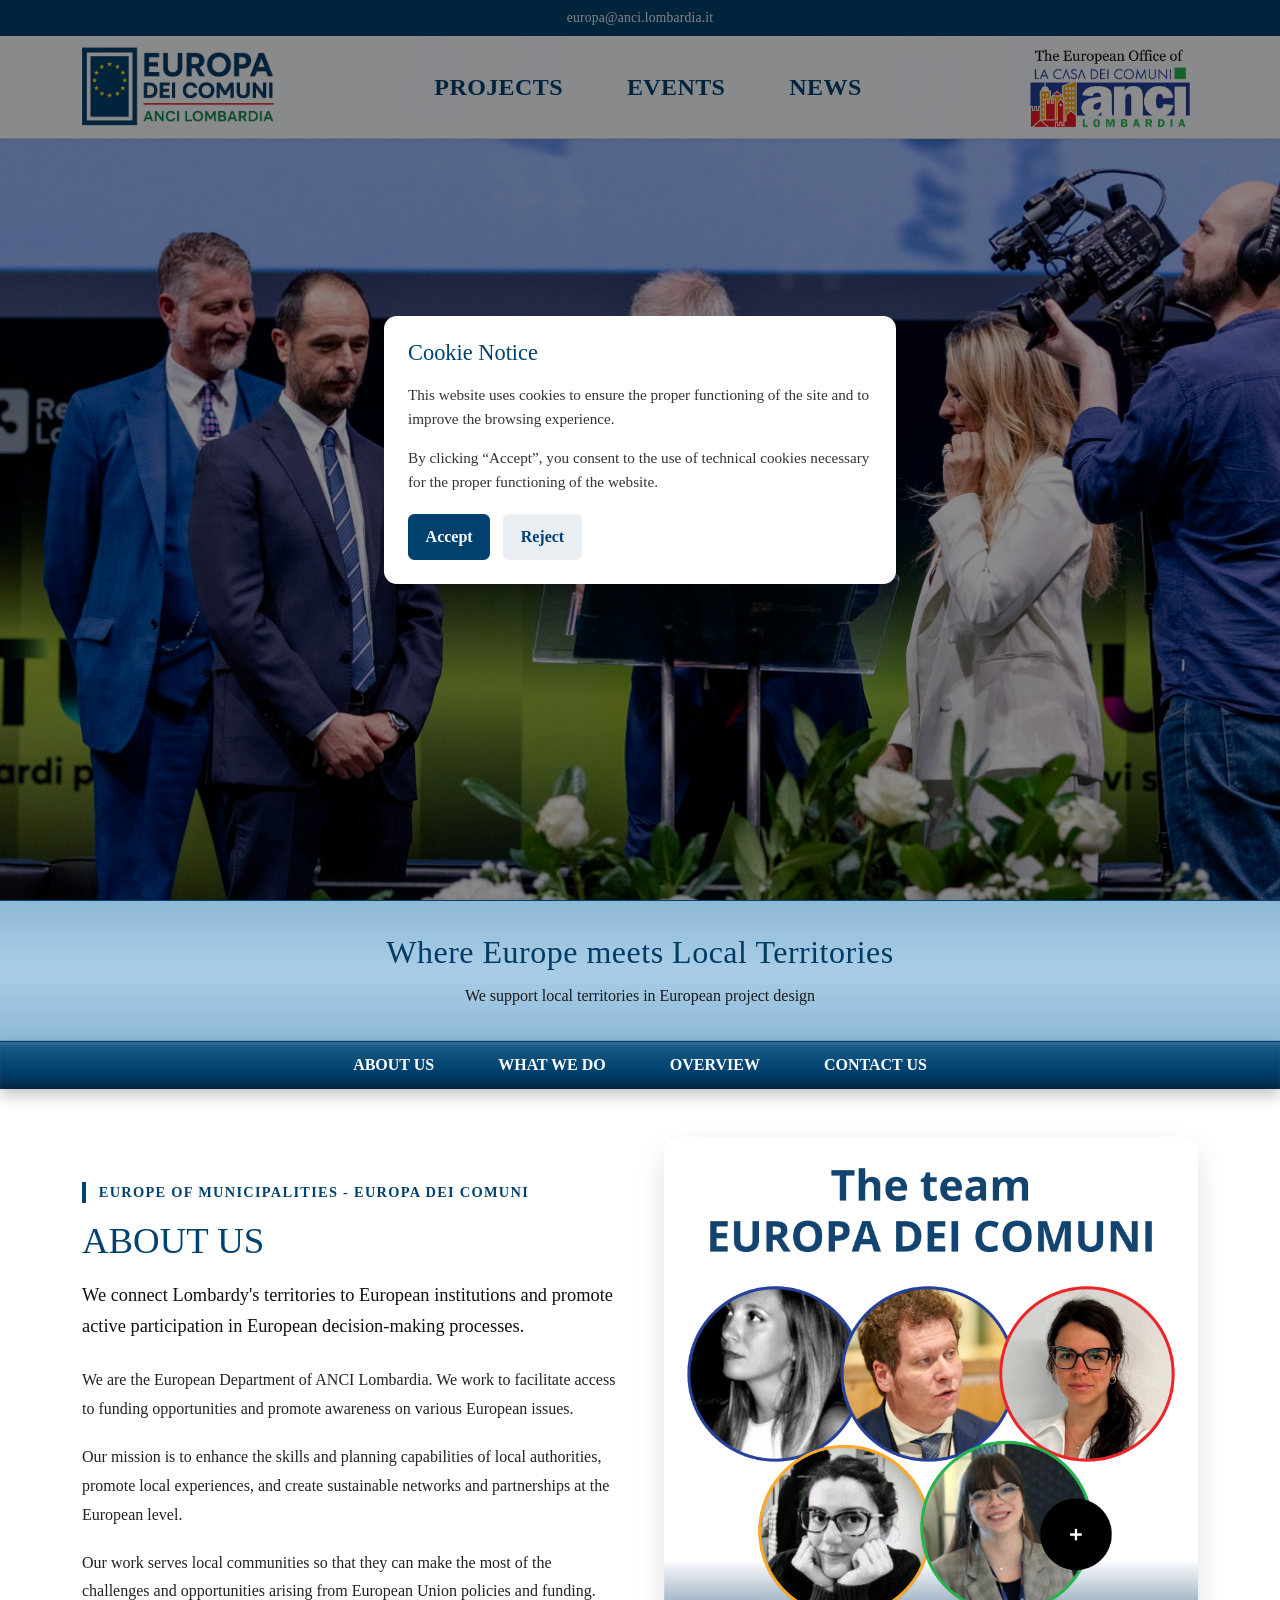
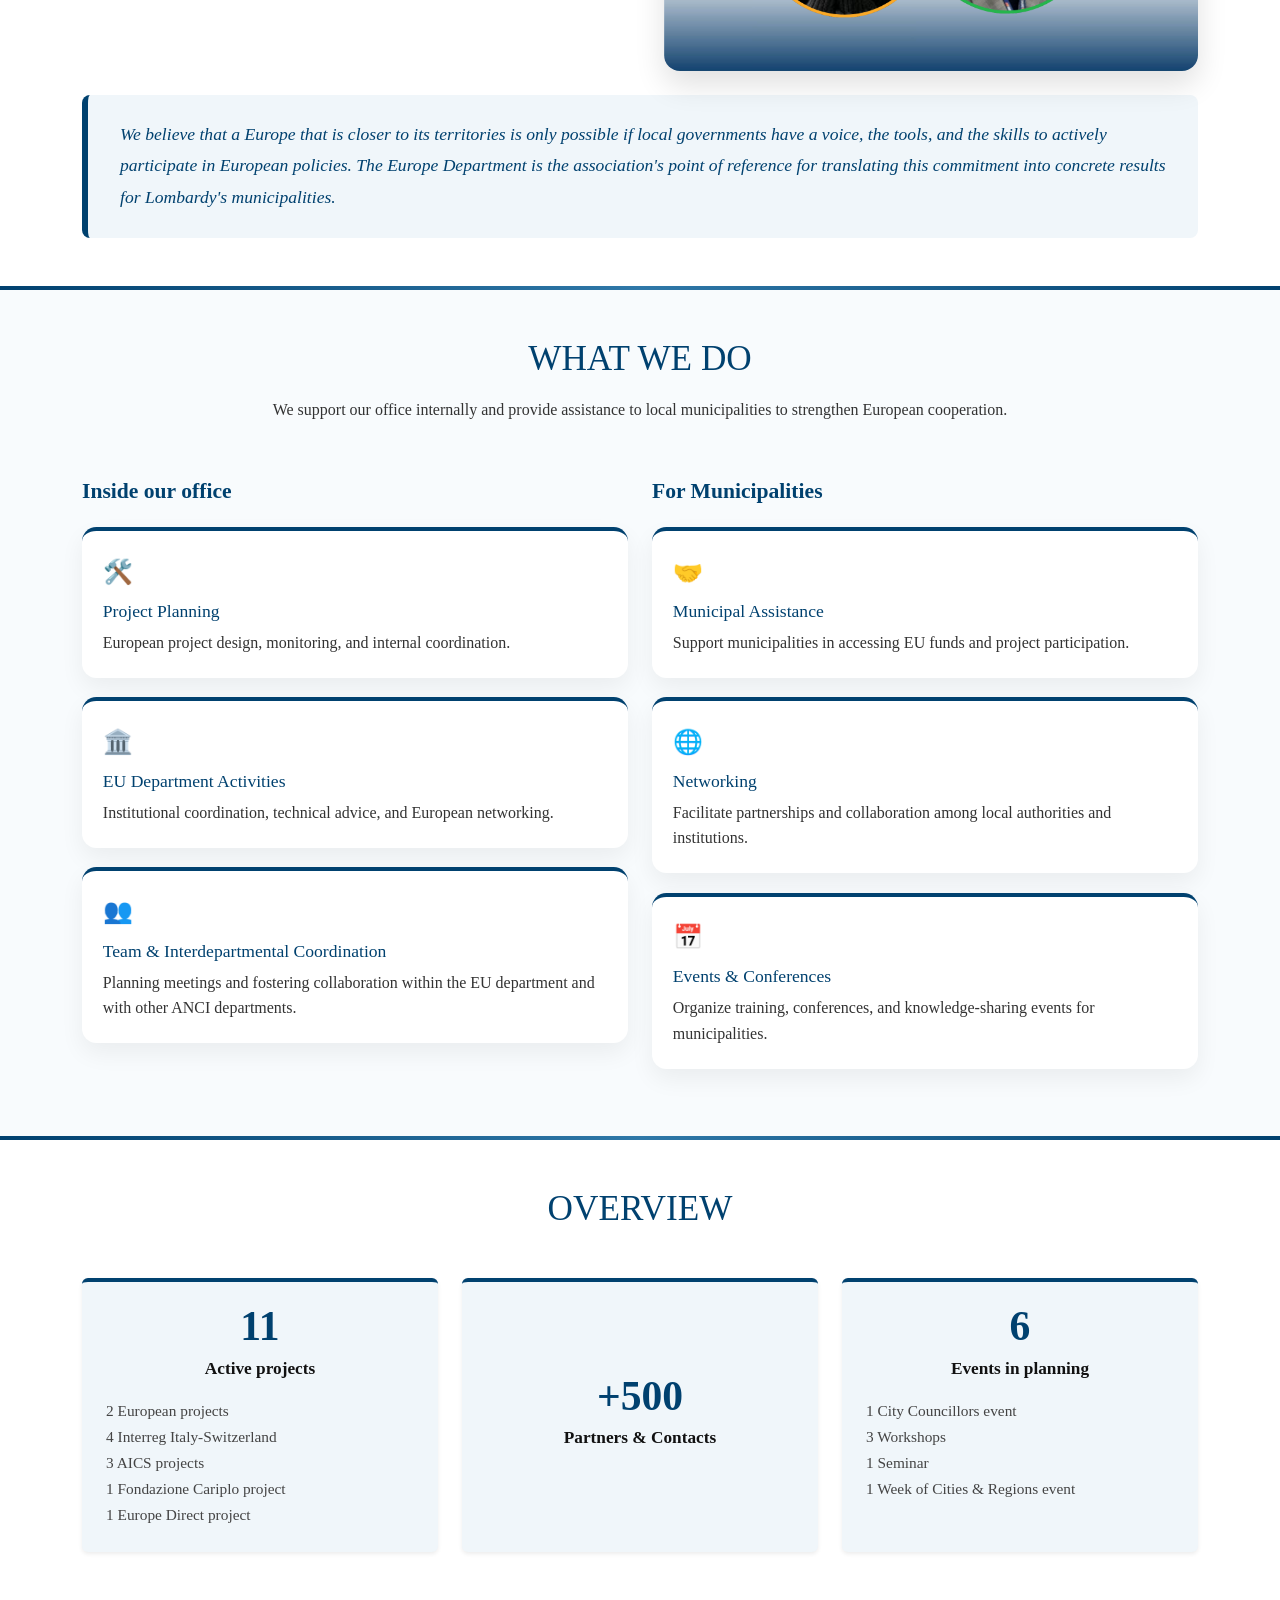
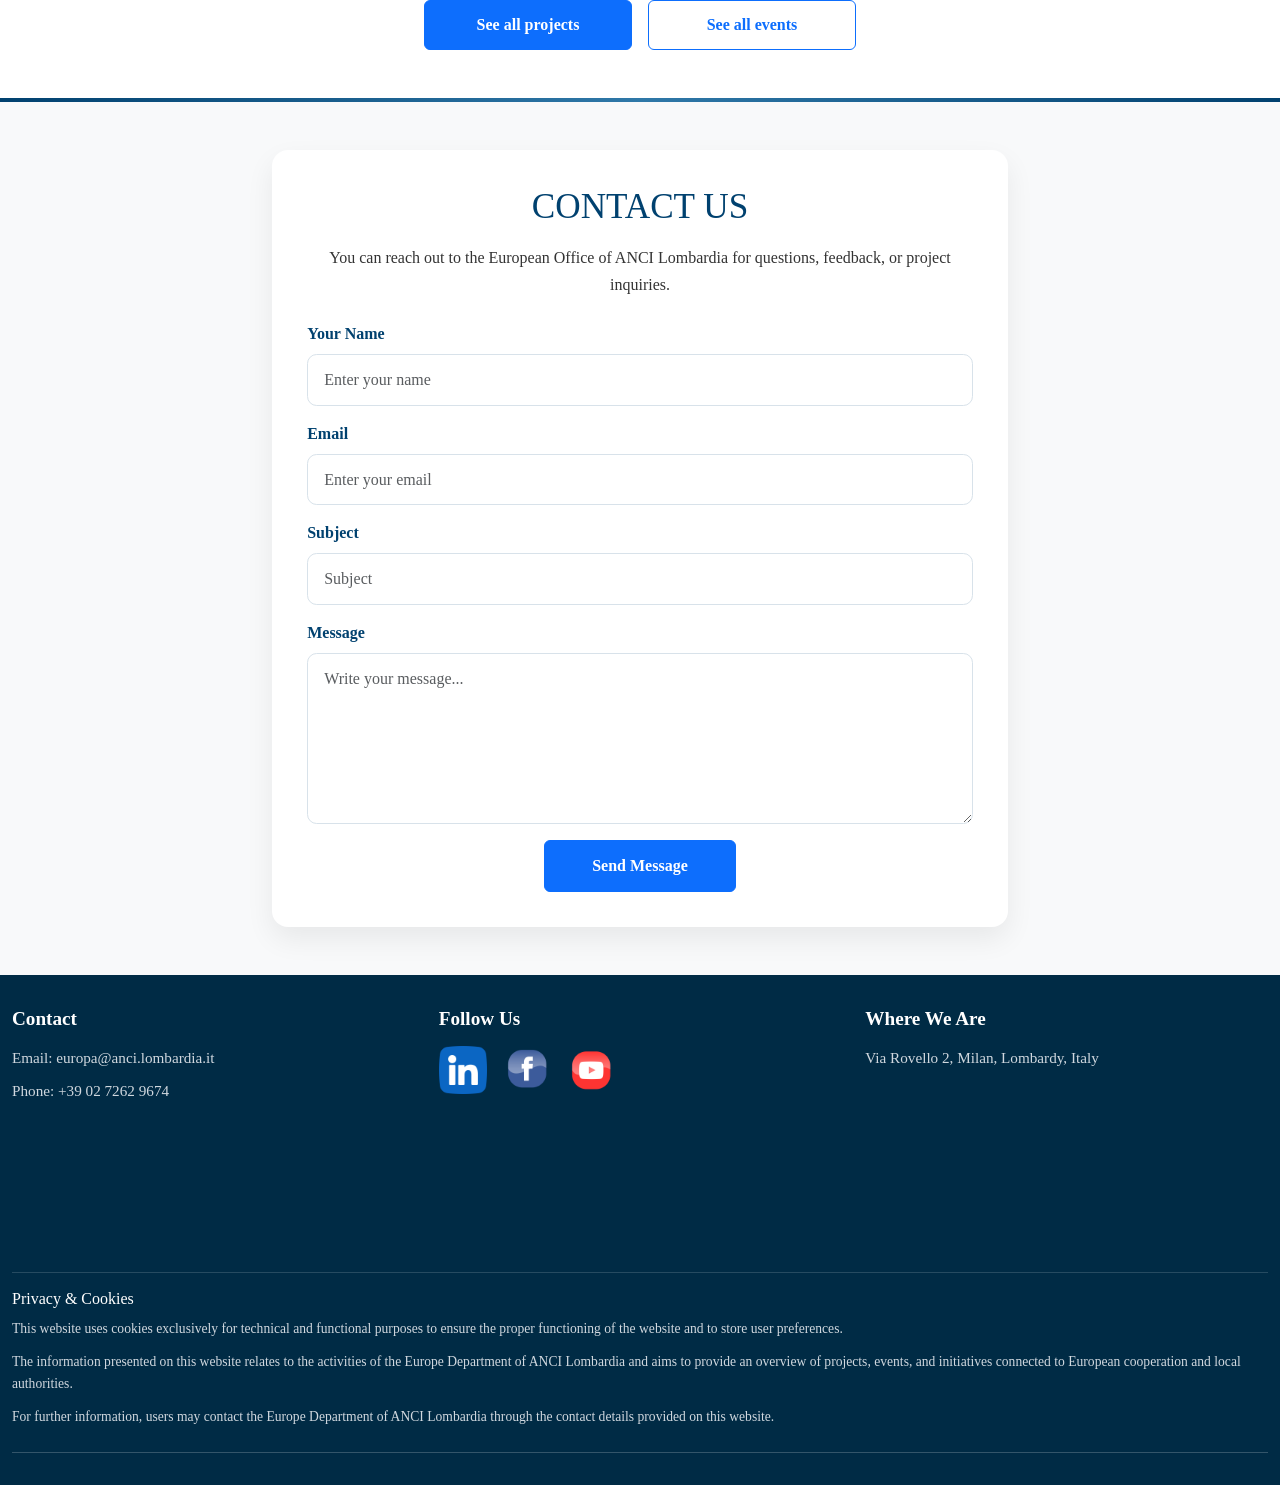
<file: index.html>
<!doctype html>
<html lang="en">
<head>
  <meta charset="utf-8">
  <meta name="viewport" content="width=device-width, initial-scale=1.0">
  <title>Europa dei Comuni</title>

  <!-- Bootstrap 5 -->
  <link
    href="https://cdn.jsdelivr.net/npm/bootstrap@5.3.3/dist/css/bootstrap.min.css"
    rel="stylesheet"
  >

  <!-- CSS personalizzati -->
  <link href="./myCSSeurope.css" rel="stylesheet" type="text/css">
  <link href="./CSShome.css" rel="stylesheet" type="text/css">
</head>
<body>

  <!-- COOKIE MODAL -->
  <div id="cookie-modal" class="cookie-modal" aria-hidden="true">
    <div class="cookie-overlay"></div>

    <div class="cookie-box" role="dialog" aria-modal="true" aria-labelledby="cookie-title">
      <h2 id="cookie-title">Cookie Notice</h2>

      <p>
        This website uses cookies to ensure the proper functioning of the site and
        to improve the browsing experience.
      </p>

      <p class="cookie-small">
        By clicking “Accept”, you consent to the use of technical cookies necessary
        for the proper functioning of the website.
      </p>

      <div class="cookie-actions">
        <button id="accept-cookies" class="cookie-btn primary" type="button">Accept</button>
        <button id="reject-cookies" class="cookie-btn secondary" type="button">Reject</button>
      </div>
    </div>
  </div>

  <!-- FORM POPUP -->
  <div id="form-popup" class="form-popup">
    <div class="popup-box">
      <h3>Message Sent</h3>
      <p>
        Your message has been successfully sent.
        Our team will get back to you soon.
      </p>

      <button id="close-popup" type="button">Close</button>
    </div>
  </div>

  <header>
    <div class="pre-header">
      <div class="container-fluid">
        <span>europa@anci.lombardia.it</span>
      </div>
    </div>

    <nav class="navbar navbar-expand-lg bg-white border-bottom shadow-sm">
      <div class="container">
        <a class="navbar-brand" href="./index.html">
          <img
            class="header-logo-europa"
            src="./logos/EUROPA_DEI_COMUNI.png"
            alt="Europa dei Comuni logo"
          >
        </a>

        <button
          class="navbar-toggler"
          type="button"
          data-bs-toggle="collapse"
          data-bs-target="#mainMenu"
          aria-controls="mainMenu"
          aria-expanded="false"
          aria-label="Toggle navigation"
        >
          <span class="navbar-toggler-icon"></span>
        </button>

        <div class="collapse navbar-collapse justify-content-center" id="mainMenu">
          <ul class="navbar-nav gap-lg-5 text-center">
            <li class="nav-item">
              <a class="nav-link fw-bold" href="./europeprojects.html">PROJECTS</a>
            </li>
            <li class="nav-item">
              <a class="nav-link fw-bold" href="./europeevents.html">EVENTS</a>
            </li>
            <li class="nav-item">
              <a class="nav-link fw-bold" href="./europenews.html">NEWS</a>
            </li>
          </ul>
        </div>

        <a class="d-none d-lg-block" href="https://anci.lombardia.it/" target="_blank" rel="noopener noreferrer">
          <img
            class="header-logo-anci"
            src="./logos/ANCI_lombardia.png"
            alt="ANCI Lombardia logo"
          >
        </a>
      </div>
    </nav>
  </header>

  <!-- HERO -->
  <div class="hero">
    <div class="slider">
      <img src="images/SCALA.jpg" class="active" alt="Europa dei Comuni activity">
      <img src="images/5264_Bianchi_Verona.jpg" alt="Institutional meeting">
      <img src="images/5271_Bruxelles_Bianchi.jpg" alt="European institutional activity">
    </div>
  </div>

  <!-- BANNER -->
  <section class="slogan-banner">
    <div class="container text-center">
      <h1>Where Europe meets Local Territories</h1>
      <p>We support local territories in European project design</p>
    </div>
  </section>

  <!-- TOC -->
  <aside class="toc">
    <ul class="mb-0">
      <li><a href="#sez1">ABOUT US</a></li>
      <li><a href="#sez2">WHAT WE DO</a></li>
      <li><a href="#sez3">OVERVIEW</a></li>
      <li><a href="#sez4">CONTACT US</a></li>
    </ul>
  </aside>

  <main class="content">

    <!-- ABOUT US -->
    <section id="sez1" class="aboutus py-5">
      <div class="container">
        <div class="row align-items-center g-5">
          <div class="col-lg-6">
            <div class="aboutus-content">
              <div class="aboutus-tagline">
                Europe of Municipalities - Europa dei Comuni
              </div>

              <h1 class="aboutus-title">ABOUT US</h1>

              <p class="aboutus-subtitle">
                We connect Lombardy's territories to European institutions and promote active participation in European decision-making processes.
              </p>

              <div class="aboutus-text">
                <p>
                  We are the European Department of ANCI Lombardia. We work to facilitate access to funding opportunities and promote
                  awareness on various European issues.
                </p>

                <p>
                  Our mission is to enhance the skills and planning capabilities of local authorities, promote local experiences,
                  and create sustainable networks and partnerships at the European level.
                </p>

                <p>
                  Our work serves local communities so that they can make the most of the challenges and opportunities arising from
                  European Union policies and funding.
                </p>
              </div>
            </div>
          </div>

          <div class="col-lg-6">
            <div class="aboutus-image">
              <img
                src="images/Theteam.png"
                class="img-fluid"
                alt="Europa dei Comuni team activity"
              >
            </div>
          </div>
        </div>

        <blockquote class="aboutus-quote mt-4">
          We believe that a Europe that is closer to its territories is only possible if local governments have a voice,
          the tools, and the skills to actively participate in European policies. The Europe Department is the association's
          point of reference for translating this commitment into concrete results for Lombardy's municipalities.
        </blockquote>
      </div>
    </section>

    <div class="section-divider-blue"></div>

    <!-- WHAT WE DO -->
    <section id="sez2" class="whatwedo py-5">
      <div class="container">
        <h2 class="whatwedo-title text-center">WHAT WE DO</h2>

        <p class="whatwedo-subtitle text-center">
          We support our office internally and provide assistance to local municipalities to strengthen European cooperation.
        </p>

        <div class="row g-4 mt-2">
          <div class="col-lg-6">
            <h3 class="column-title">Inside our office</h3>

            <div class="whatwedo-box">
              <div class="box-icon">🛠️</div>
              <h4>Project Planning</h4>
              <p>European project design, monitoring, and internal coordination.</p>
            </div>

            <div class="whatwedo-box">
              <div class="box-icon">🏛️</div>
              <h4>EU Department Activities</h4>
              <p>Institutional coordination, technical advice, and European networking.</p>
            </div>

            <div class="whatwedo-box">
              <div class="box-icon">👥</div>
              <h4>Team &amp; Interdepartmental Coordination</h4>
              <p>Planning meetings and fostering collaboration within the EU department and with other ANCI departments.</p>
            </div>
          </div>

          <div class="col-lg-6">
            <h3 class="column-title">For Municipalities</h3>

            <div class="whatwedo-box">
              <div class="box-icon">🤝</div>
              <h4>Municipal Assistance</h4>
              <p>Support municipalities in accessing EU funds and project participation.</p>
            </div>

            <div class="whatwedo-box">
              <div class="box-icon">🌐</div>
              <h4>Networking</h4>
              <p>Facilitate partnerships and collaboration among local authorities and institutions.</p>
            </div>

            <div class="whatwedo-box">
              <div class="box-icon">📅</div>
              <h4>Events &amp; Conferences</h4>
              <p>Organize training, conferences, and knowledge-sharing events for municipalities.</p>
            </div>
          </div>
        </div>
      </div>
    </section>

    <div class="section-divider-blue"></div>

    <!-- OVERVIEW -->
    <section id="sez3" class="overview py-5">
      <div class="container">
        <h2 class="overview-title text-center mb-5">OVERVIEW</h2>

        <div class="row g-4">
          <div class="col-md-6 col-lg-4">
            <div class="overview-box h-100 text-center p-4 shadow-sm rounded bg-white">
              <div class="overview-number">11</div>
              <div class="overview-label">Active projects</div>
              <ul class="overview-details text-start mt-3">
                <li>2 European projects</li>
                <li>4 Interreg Italy-Switzerland</li>
                <li>3 AICS projects</li>
                <li>1 Fondazione Cariplo project</li>
                <li>1 Europe Direct project</li>
              </ul>
            </div>
          </div>

          <div class="col-md-6 col-lg-4">
            <div class="overview-box h-100 text-center p-4 shadow-sm rounded bg-white d-flex flex-column justify-content-center">
              <div class="overview-number">+500</div>
              <div class="overview-label">Partners &amp; Contacts</div>
            </div>
          </div>

          <div class="col-md-6 col-lg-4">
            <div class="overview-box h-100 text-center p-4 shadow-sm rounded bg-white">
              <div class="overview-number">6</div>
              <div class="overview-label">Events in planning</div>
              <ul class="overview-details text-start mt-3">
                <li>1 City Councillors event</li>
                <li>3 Workshops</li>
                <li>1 Seminar</li>
                <li>1 Week of Cities &amp; Regions event</li>
              </ul>
            </div>
          </div>
        </div>

        <div class="overview-buttons d-flex flex-column flex-md-row justify-content-center gap-3 mt-5">
          <a href="./europeprojects.html" class="btn btn-primary px-4">See all projects</a>
          <a href="./europeevents.html" class="btn btn-outline-primary px-4">See all events</a>
        </div>
      </div>
    </section>

    <div class="section-divider-blue"></div>

    <!-- CONTACT -->
    <section id="sez4" class="contactus py-5">
      <div class="container">
        <div class="row justify-content-center">
          <div class="col-lg-8">
            <div class="contact-container">
              <h2 class="contact-title text-center">CONTACT US</h2>

              <p class="contact-subtitle text-center mb-4">
                You can reach out to the European Office of ANCI Lombardia for questions, feedback, or project inquiries.
              </p>

              <form class="contact-form" id="contact-form">
                <div class="mb-3">
                  <label for="name" class="form-label">Your Name</label>
                  <input type="text" id="name" name="name" class="form-control" placeholder="Enter your name" required>
                </div>

                <div class="mb-3">
                  <label for="email" class="form-label">Email</label>
                  <input type="email" id="email" name="email" class="form-control" placeholder="Enter your email" required>
                </div>

                <div class="mb-3">
                  <label for="subject" class="form-label">Subject</label>
                  <input type="text" id="subject" name="subject" class="form-control" placeholder="Subject" required>
                </div>

                <div class="mb-3">
                  <label for="message" class="form-label">Message</label>
                  <textarea id="message" name="message" rows="6" class="form-control" placeholder="Write your message..." required></textarea>
                </div>

                <div class="text-center">
                  <button type="submit" class="btn btn-primary px-4">Send Message</button>
                </div>
              </form>
            </div>
          </div>
        </div>
      </div>
    </section>

  </main>

  <footer class="footer">
    <div class="container">
      <div class="row g-4 align-items-start">
        <div class="col-md-4">
          <div class="footer-col">
            <h3>Contact</h3>
            <p>Email: europa@anci.lombardia.it</p>
            <p>Phone: +39 02 7262 9674</p>
          </div>
        </div>

        <div class="col-md-4">
          <div class="footer-col">
            <h3>Follow Us</h3>

            <div class="footer-social d-flex gap-3 flex-wrap">
              <a href="https://www.linkedin.com/showcase/europa-dei-comuni" target="_blank" rel="noopener noreferrer">
                <img src="icons/linkedin_3938044.png" alt="LinkedIn">
              </a>

              <a href="https://www.facebook.com/anci.lombardia/" target="_blank" rel="noopener noreferrer">
                <img src="icons/facebook_2673726.png" alt="Facebook">
              </a>

              <a href="https://youtube.com/@anci_lombardia?si=CEsKxQLe9LBh0VyZ" target="_blank" rel="noopener noreferrer">
                <img src="icons/youtube_2673883.png" alt="Youtube">
              </a>
            </div>
          </div>
        </div>

        <div class="col-md-4">
          <div class="footer-col">
            <h3>Where We Are</h3>
            <p>Via Rovello 2, Milan, Lombardy, Italy</p>

            <iframe
              src="https://www.google.com/maps/embed?pb=!1m18!1m12!1m3!1d2798.163228347202!2d9.1847795!3d45.4665157!2m3!1f0!2f0!3f0!3m2!1i1024!2i768!4f13.1!3m3!1m2!1s0x4786c6ac29b25da7%3A0x9b0c02e86732118a!2sANCI%20Lombardia!5e0!3m2!1sen!2sit!4v1771770162923!5m2!1sen!2sit"
              height="150"
              style="border:0; width:100%"
              allowfullscreen=""
              loading="lazy"
              referrerpolicy="no-referrer-when-downgrade"
              title="ANCI Lombardia map"
            ></iframe>
          </div>
        </div>
      </div>

      <div class="footer-privacy mt-4">
        <h4>Privacy &amp; Cookies</h4>
        <p>
          This website uses cookies exclusively for technical and functional purposes
          to ensure the proper functioning of the website and to store user preferences.
        </p>

        <p>
          The information presented on this website relates to the activities of the
          Europe Department of ANCI Lombardia and aims to provide an overview of projects,
          events, and initiatives connected to European cooperation and local authorities.
        </p>

        <p>
          For further information, users may contact the Europe Department of ANCI Lombardia
          through the contact details provided on this website.
        </p>
      </div>

      <div class="footer-bottom"></div>
    </div>
  </footer>

  <script src="cookies.js"></script>
  <script src="https://cdn.jsdelivr.net/npm/bootstrap@5.3.3/dist/js/bootstrap.bundle.min.js"></script>
  <script src="JSeurope.js"></script>
</body>
</html>
</file>
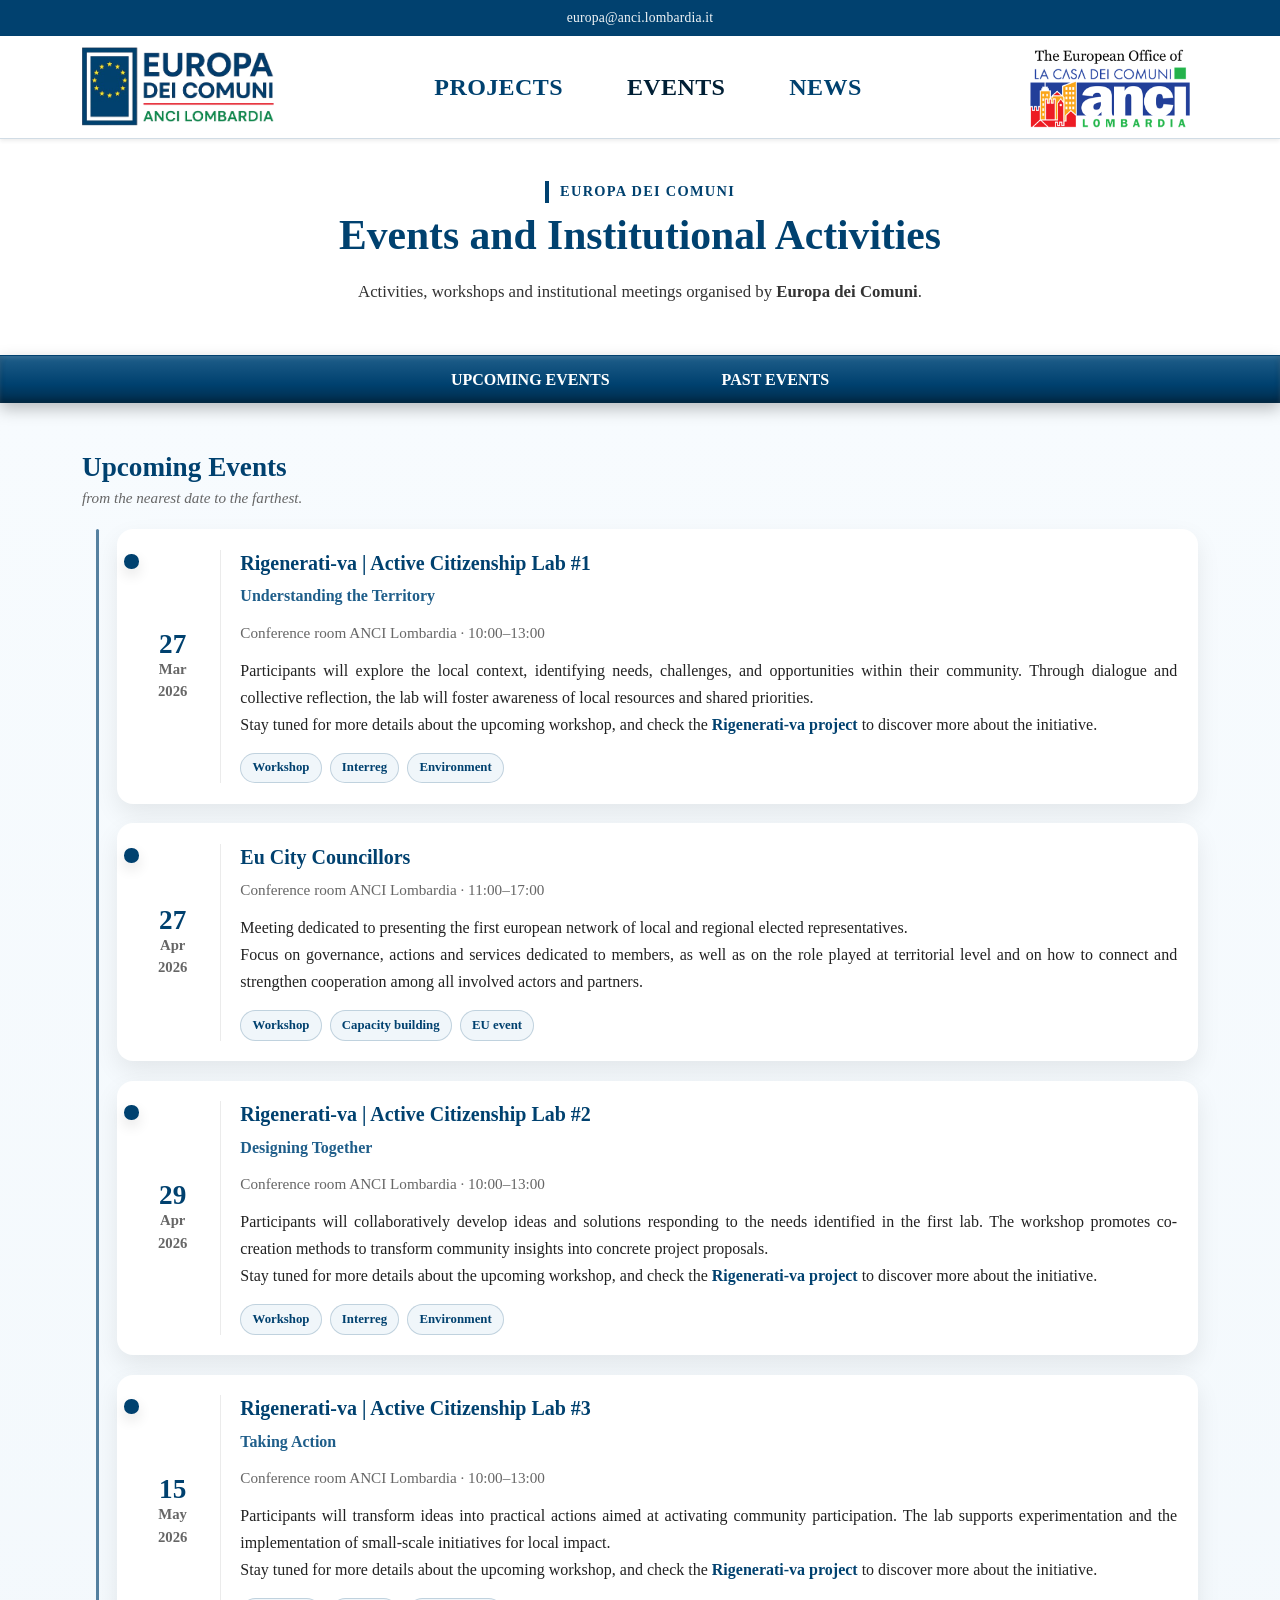
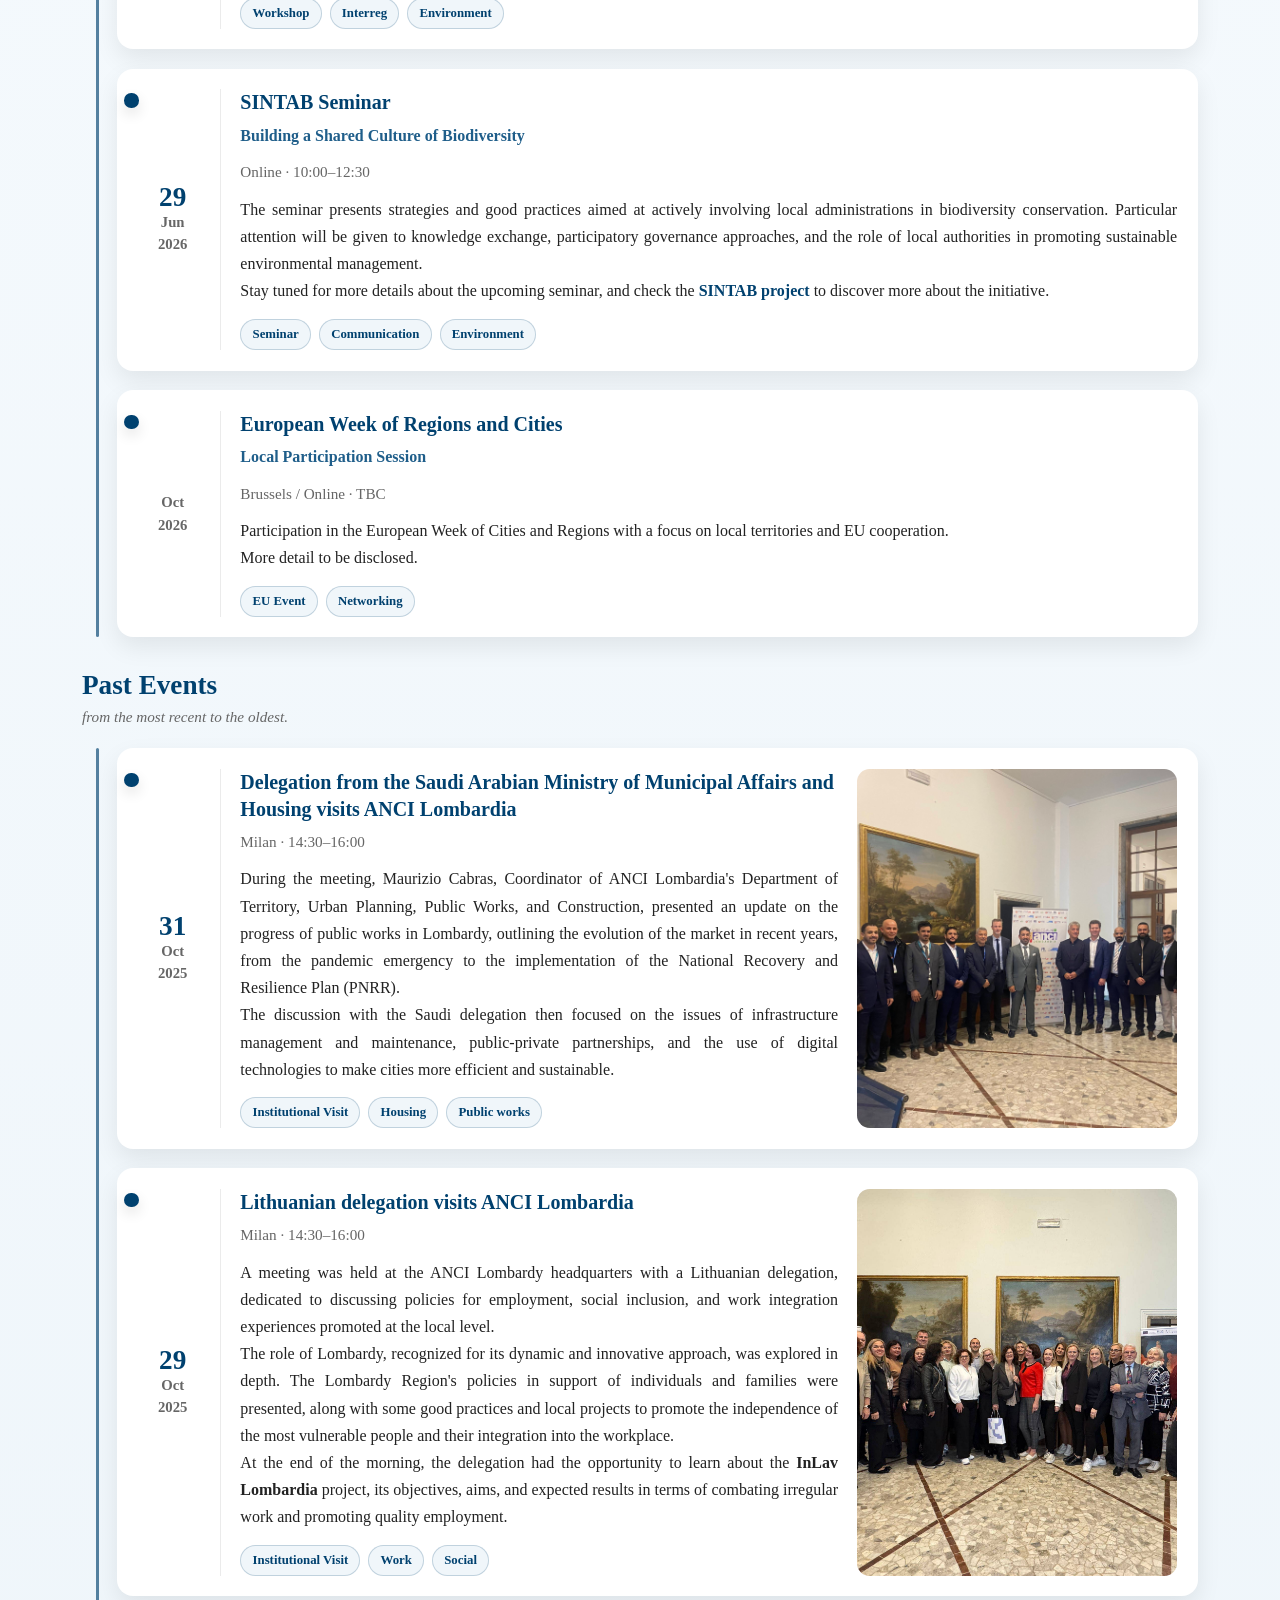
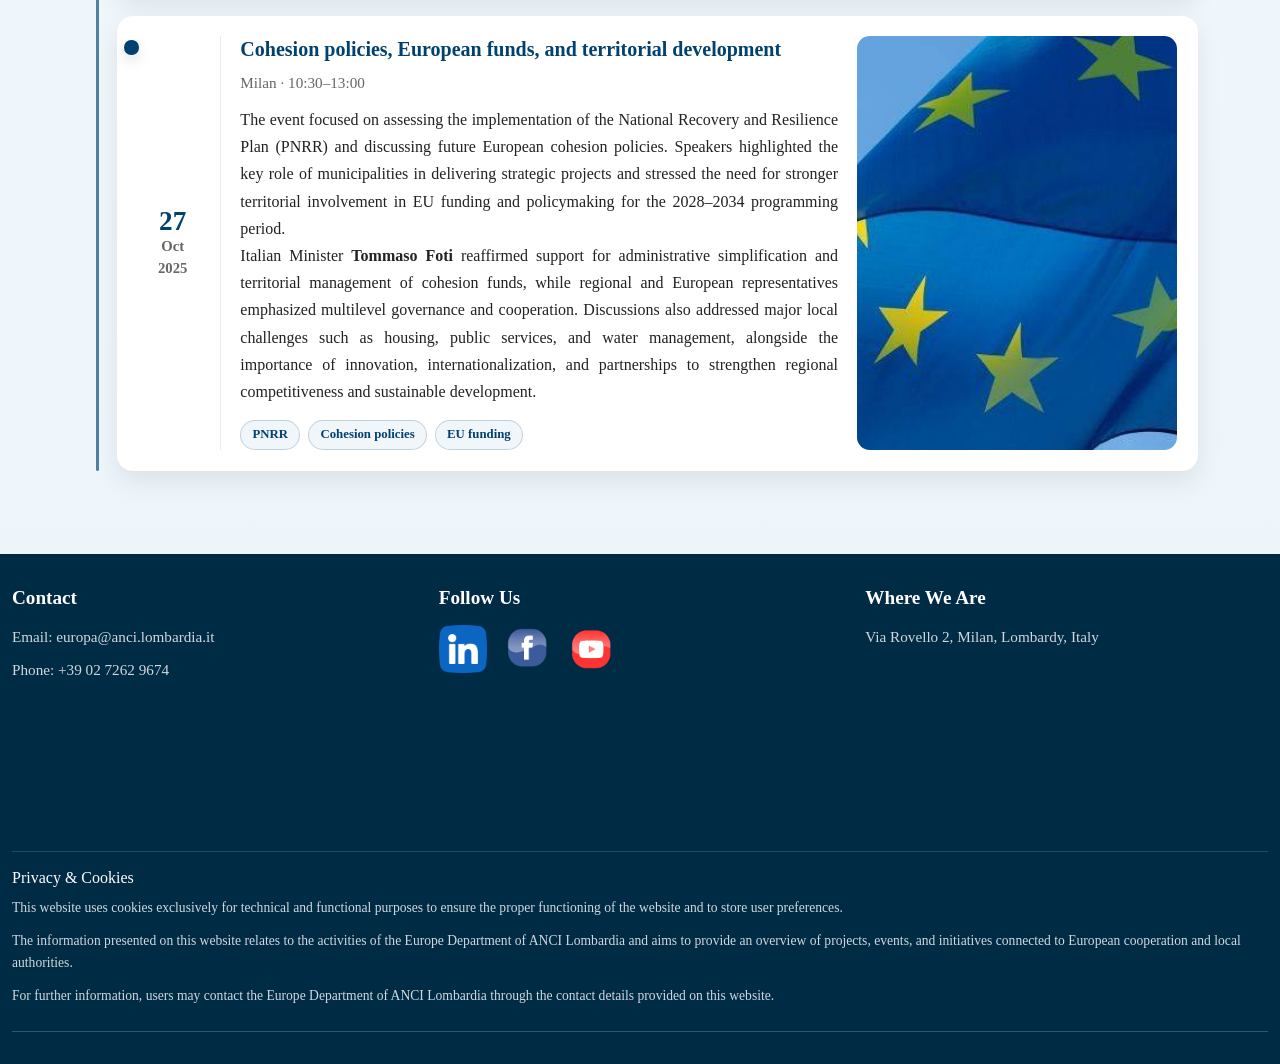
<file: europeevents.html>
<!doctype html>
<html lang="en">
<head>
  <meta charset="utf-8">
  <meta name="viewport" content="width=device-width, initial-scale=1.0">
  <title>Europa dei Comuni: Events</title>

  <!-- Bootstrap 5 -->
  <link
    href="https://cdn.jsdelivr.net/npm/bootstrap@5.3.3/dist/css/bootstrap.min.css"
    rel="stylesheet"
  >

  <!-- CSS personalizzati -->
  <link href="./myCSSeurope.css" rel="stylesheet" type="text/css">
  <link href="./CSSevents.css" rel="stylesheet" type="text/css">
</head>
<body>

  <header>
    <div class="pre-header">
      <div class="container-fluid">
        <span>europa@anci.lombardia.it</span>
      </div>
    </div>

    <nav class="navbar navbar-expand-lg bg-white border-bottom shadow-sm">
      <div class="container">
        <a class="navbar-brand" href="./index.html">
          <img
            class="header-logo-europa"
            src="./logos/EUROPA_DEI_COMUNI.png"
            alt="Europa dei Comuni logo"
          >
        </a>

        <button
          class="navbar-toggler"
          type="button"
          data-bs-toggle="collapse"
          data-bs-target="#mainMenu"
          aria-controls="mainMenu"
          aria-expanded="false"
          aria-label="Toggle navigation"
        >
          <span class="navbar-toggler-icon"></span>
        </button>

        <div class="collapse navbar-collapse justify-content-center" id="mainMenu">
          <ul class="navbar-nav gap-lg-5 text-center">
            <li class="nav-item">
              <a class="nav-link fw-bold" href="./europeprojects.html">PROJECTS</a>
            </li>
            <li class="nav-item">
              <a class="nav-link active fw-bold" aria-current="page" href="./europeevents.html">EVENTS</a>
            </li>
            <li class="nav-item">
              <a class="nav-link fw-bold" href="./europenews.html">NEWS</a>
            </li>
          </ul>
        </div>

        <a class="d-none d-lg-block" href="https://anci.lombardia.it/" target="_blank" rel="noopener noreferrer">
          <img
            class="header-logo-anci"
            src="./logos/ANCI_lombardia.png"
            alt="ANCI Lombardia logo"
          >
        </a>
      </div>
    </nav>
  </header>

  <section class="events-hero py-5">
    <div class="container text-center">
      <span class="events-eyebrow">Europa dei Comuni</span>
      <h1 class="events-title mt-2">Events and Institutional Activities</h1>
      <p class="events-subtitle mx-auto">
        Activities, workshops and institutional meetings organised by <strong>Europa dei Comuni</strong>.
      </p>
    </div>
  </section>

  <div class="toc">
    <ul>
      <li><a href="#sez1">UPCOMING EVENTS</a></li>
      <li><a href="#sez2">PAST EVENTS</a></li>
    </ul>
  </div>

  <main class="events-page">
    <div class="container">

      <!-- UPCOMING -->
      <section class="events-section" aria-label="Upcoming events" id="sez1">
        <div class="section-head">
          <h2>Upcoming Events</h2>
          <p><i>from the nearest date to the farthest.</i></p>
        </div>

        <div class="timeline">

          <article class="event-card upcoming">
            <div class="timeline-dot"></div>

            <div class="event-date">
              <span class="event-day">27</span>
              <span class="event-month">Mar</span>
              <span class="event-year">2026</span>
            </div>

            <div class="event-content">
              <h3 class="event-title">Rigenerati-va | Active Citizenship Lab #1</h3>
              <p class="event-subtitle">Understanding the Territory</p>
              <p class="event-meta">
                <span>Conference room ANCI Lombardia</span> · <span>10:00–13:00</span>
              </p>
              <p class="event-text">
                Participants will explore the local context, identifying needs, challenges, and opportunities
                within their community. Through dialogue and collective reflection, the lab will foster
                awareness of local resources and shared priorities.<br>
                Stay tuned for more details about the upcoming workshop, and check the
                <a href="./europeprojects.html">Rigenerati-va project</a> to discover more about the initiative.
              </p>
              <div class="event-tags">
                <span class="tag">Workshop</span>
                <span class="tag">Interreg</span>
                <span class="tag">Environment</span>
              </div>
            </div>
          </article>

          <article class="event-card upcoming">
            <div class="timeline-dot"></div>

            <div class="event-date">
              <span class="event-day">27</span>
              <span class="event-month">Apr</span>
              <span class="event-year">2026</span>
            </div>

            <div class="event-content">
              <h3 class="event-title">Eu City Councillors</h3>
              <p class="event-meta">
                <span>Conference room ANCI Lombardia</span> · <span>11:00–17:00</span>
              </p>
              <p class="event-text">
                Meeting dedicated to presenting the first european network of local and regional elected representatives.<br>
                Focus on governance, actions and services dedicated to members, as well as on the role played at territorial
                level and on how to connect and strengthen cooperation among all involved actors and partners.
              </p>

              <div class="event-tags">
                <span class="tag">Workshop</span>
                <span class="tag">Capacity building</span>
                <span class="tag">EU event</span>
              </div>
            </div>
          </article>

          <article class="event-card upcoming">
            <div class="timeline-dot"></div>

            <div class="event-date">
              <span class="event-day">29</span>
              <span class="event-month">Apr</span>
              <span class="event-year">2026</span>
            </div>

            <div class="event-content">
              <h3 class="event-title">Rigenerati-va | Active Citizenship Lab #2</h3>
              <p class="event-subtitle">Designing Together</p>
              <p class="event-meta">
                <span>Conference room ANCI Lombardia</span> · <span>10:00–13:00</span>
              </p>
              <p class="event-text">
                Participants will collaboratively develop ideas and solutions responding to the needs
                identified in the first lab. The workshop promotes co-creation methods to transform
                community insights into concrete project proposals.<br>
                Stay tuned for more details about the upcoming workshop, and check the
                <a href="./europeprojects.html">Rigenerati-va project</a> to discover more about the initiative.
              </p>

              <div class="event-tags">
                <span class="tag">Workshop</span>
                <span class="tag">Interreg</span>
                <span class="tag">Environment</span>
              </div>
            </div>
          </article>

          <article class="event-card upcoming">
            <div class="timeline-dot"></div>

            <div class="event-date">
              <span class="event-day">15</span>
              <span class="event-month">May</span>
              <span class="event-year">2026</span>
            </div>

            <div class="event-content">
              <h3 class="event-title">Rigenerati-va | Active Citizenship Lab #3</h3>
              <p class="event-subtitle">Taking Action</p>
              <p class="event-meta">
                <span>Conference room ANCI Lombardia</span> · <span>10:00–13:00</span>
              </p>
              <p class="event-text">
                Participants will transform ideas into practical actions aimed at activating community participation.
                The lab supports experimentation and the implementation of small-scale initiatives for local impact.<br>
                Stay tuned for more details about the upcoming workshop, and check the
                <a href="./europeprojects.html">Rigenerati-va project</a> to discover more about the initiative.
              </p>

              <div class="event-tags">
                <span class="tag">Workshop</span>
                <span class="tag">Interreg</span>
                <span class="tag">Environment</span>
              </div>
            </div>
          </article>

          <article class="event-card upcoming">
            <div class="timeline-dot"></div>

            <div class="event-date">
              <span class="event-day">29</span>
              <span class="event-month">Jun</span>
              <span class="event-year">2026</span>
            </div>

            <div class="event-content">
              <h3 class="event-title">SINTAB Seminar</h3>
              <p class="event-subtitle">Building a Shared Culture of Biodiversity</p>
              <p class="event-meta">
                <span>Online</span> · <span>10:00–12:30</span>
              </p>
              <p class="event-text">
                The seminar presents strategies and good practices aimed at actively involving local
                administrations in biodiversity conservation. Particular attention will be given to knowledge exchange,
                participatory governance approaches, and the role of local authorities in promoting sustainable environmental management.<br>
                Stay tuned for more details about the upcoming seminar, and check the
                <a href="./europeprojects.html">SINTAB project</a> to discover more about the initiative.
              </p>

              <div class="event-tags">
                <span class="tag">Seminar</span>
                <span class="tag">Communication</span>
                <span class="tag">Environment</span>
              </div>
            </div>
          </article>

          <article class="event-card upcoming">
            <div class="timeline-dot"></div>

            <div class="event-date event-date-no-day">
              <span class="event-month">Oct</span>
              <span class="event-year">2026</span>
            </div>

            <div class="event-content">
              <h3 class="event-title">European Week of Regions and Cities</h3>
              <p class="event-subtitle">Local Participation Session</p>
              <p class="event-meta">
                <span>Brussels / Online</span> · <span>TBC</span>
              </p>
              <p class="event-text">
                Participation in the European Week of Cities and Regions with a focus on local territories and EU cooperation.<br>
                More detail to be disclosed.
              </p>

              <div class="event-tags">
                <span class="tag">EU Event</span>
                <span class="tag">Networking</span>
              </div>
            </div>
          </article>

        </div>
      </section>

      <!-- PAST -->
      <section class="events-section" aria-label="Past events" id="sez2">
        <div class="section-head">
          <h2>Past Events</h2>
          <p><i>from the most recent to the oldest.</i></p>
        </div>

        <div class="timeline">

          <article class="event-card past with-image">
            <div class="timeline-dot"></div>

            <div class="event-date">
              <span class="event-day">31</span>
              <span class="event-month">Oct</span>
              <span class="event-year">2025</span>
            </div>

            <div class="event-content">
              <h3 class="event-title">Delegation from the Saudi Arabian Ministry of Municipal Affairs and Housing visits ANCI Lombardia</h3>
              <p class="event-meta"><span>Milan</span> · <span>14:30–16:00</span></p>
              <p class="event-text">
                During the meeting, Maurizio Cabras, Coordinator of ANCI Lombardia's Department of Territory, Urban Planning,
                Public Works, and Construction, presented an update on the progress of public works in Lombardy, outlining
                the evolution of the market in recent years, from the pandemic emergency to the implementation of the National
                Recovery and Resilience Plan (PNRR).<br>
                The discussion with the Saudi delegation then focused on the issues of infrastructure management and maintenance,
                public-private partnerships, and the use of digital technologies to make cities more efficient and sustainable.
              </p>
              <div class="event-tags">
                <span class="tag">Institutional Visit</span>
                <span class="tag">Housing</span>
                <span class="tag">Public works</span>
              </div>
            </div>

            <div class="cal-image">
              <img src="images/5474_Delegazione_araba_Anci.jpg" alt="Saudi Arabian delegation at ANCI Lombardia">
            </div>
          </article>

          <article class="event-card past with-image">
            <div class="timeline-dot"></div>

            <div class="event-date">
              <span class="event-day">29</span>
              <span class="event-month">Oct</span>
              <span class="event-year">2025</span>
            </div>

            <div class="event-content">
              <h3 class="event-title">Lithuanian delegation visits ANCI Lombardia</h3>
              <p class="event-meta"><span>Milan</span> · <span>14:30–16:00</span></p>
              <p class="event-text">
                A meeting was held at the ANCI Lombardy headquarters with a Lithuanian delegation,
                dedicated to discussing policies for employment, social inclusion, and work
                integration experiences promoted at the local level.<br>
                The role of Lombardy, recognized for its dynamic and innovative approach, was explored in depth.
                The Lombardy Region's policies in support of individuals and families were presented, along with
                some good practices and local projects to promote the independence of the most vulnerable people
                and their integration into the workplace.<br>
                At the end of the morning, the delegation had the opportunity to learn about the <strong>InLav Lombardia</strong>
                project, its objectives, aims, and expected results in terms of combating irregular
                work and promoting quality employment.
              </p>
              <div class="event-tags">
                <span class="tag">Institutional Visit</span>
                <span class="tag">Work</span>
                <span class="tag">Social</span>
              </div>
            </div>

            <div class="cal-image">
              <img src="images/5473_Delegazione_Lituania_Anci.jpeg" alt="Lithuanian delegation at ANCI Lombardia">
            </div>
          </article>

          <article class="event-card past with-image">
            <div class="timeline-dot"></div>

            <div class="event-date">
              <span class="event-day">27</span>
              <span class="event-month">Oct</span>
              <span class="event-year">2025</span>
            </div>

            <div class="event-content">
              <h3 class="event-title">Cohesion policies, European funds, and territorial development</h3>
              <p class="event-meta"><span>Milan</span> · <span>10:30–13:00</span></p>
              <p class="event-text">
                The event focused on assessing the implementation of the National Recovery and Resilience Plan (PNRR)
                and discussing future European cohesion policies. Speakers highlighted the key role of municipalities
                in delivering strategic projects and stressed the need for stronger territorial involvement in EU funding
                and policymaking for the 2028–2034 programming period.<br>
                Italian Minister <strong>Tommaso Foti</strong> reaffirmed support for administrative simplification and territorial
                management of cohesion funds, while regional and European representatives emphasized multilevel
                governance and cooperation. Discussions also addressed major local challenges such as housing,
                public services, and water management, alongside the importance of innovation, internationalization,
                and partnerships to strengthen regional competitiveness and sustainable development.
              </p>
              <div class="event-tags">
                <span class="tag">PNRR</span>
                <span class="tag">Cohesion policies</span>
                <span class="tag">EU funding</span>
              </div>
            </div>

            <div class="cal-image">
              <img src="images/1448_UE-bandiera-europa-qp-653x367.jpg" alt="European flag">
            </div>
          </article>

        </div>
      </section>

    </div>
  </main>

  <footer class="footer">
    <div class="container">
      <div class="row g-4 align-items-start">
        <div class="col-md-4">
          <div class="footer-col">
            <h3>Contact</h3>
            <p>Email: europa@anci.lombardia.it</p>
            <p>Phone: +39 02 7262 9674</p>
          </div>
        </div>

        <div class="col-md-4">
          <div class="footer-col">
            <h3>Follow Us</h3>

            <div class="footer-social d-flex gap-3 flex-wrap">
              <a href="https://www.linkedin.com/showcase/europa-dei-comuni" target="_blank" rel="noopener noreferrer">
                <img src="icons/linkedin_3938044.png" alt="LinkedIn">
              </a>

              <a href="https://www.facebook.com/anci.lombardia/" target="_blank" rel="noopener noreferrer">
                <img src="icons/facebook_2673726.png" alt="Facebook">
              </a>

              <a href="https://youtube.com/@anci_lombardia?si=CEsKxQLe9LBh0VyZ" target="_blank" rel="noopener noreferrer">
                <img src="icons/youtube_2673883.png" alt="Youtube">
              </a>
            </div>
          </div>
        </div>

        <div class="col-md-4">
          <div class="footer-col">
            <h3>Where We Are</h3>
            <p>Via Rovello 2, Milan, Lombardy, Italy</p>

            <iframe
              src="https://www.google.com/maps/embed?pb=!1m18!1m12!1m3!1d2798.163228347202!2d9.1847795!3d45.4665157!2m3!1f0!2f0!3f0!3m2!1i1024!2i768!4f13.1!3m3!1m2!1s0x4786c6ac29b25da7%3A0x9b0c02e86732118a!2sANCI%20Lombardia!5e0!3m2!1sen!2sit!4v1771770162923!5m2!1sen!2sit"
              height="150"
              style="border:0; width:100%"
              allowfullscreen=""
              loading="lazy"
              referrerpolicy="no-referrer-when-downgrade"
              title="ANCI Lombardia map"
            ></iframe>
          </div>
        </div>
      </div>

      <div class="footer-privacy mt-4">
        <h4>Privacy &amp; Cookies</h4>
        <p>
          This website uses cookies exclusively for technical and functional purposes
          to ensure the proper functioning of the website and to store user preferences.
        </p>

        <p>
          The information presented on this website relates to the activities of the
          Europe Department of ANCI Lombardia and aims to provide an overview of projects,
          events, and initiatives connected to European cooperation and local authorities.
        </p>

        <p>
          For further information, users may contact the Europe Department of ANCI Lombardia
          through the contact details provided on this website.
        </p>
      </div>

      <div class="footer-bottom"></div>
    </div>
  </footer>

  <script src="https://cdn.jsdelivr.net/npm/bootstrap@5.3.3/dist/js/bootstrap.bundle.min.js"></script>
</body>
</html>
</file>
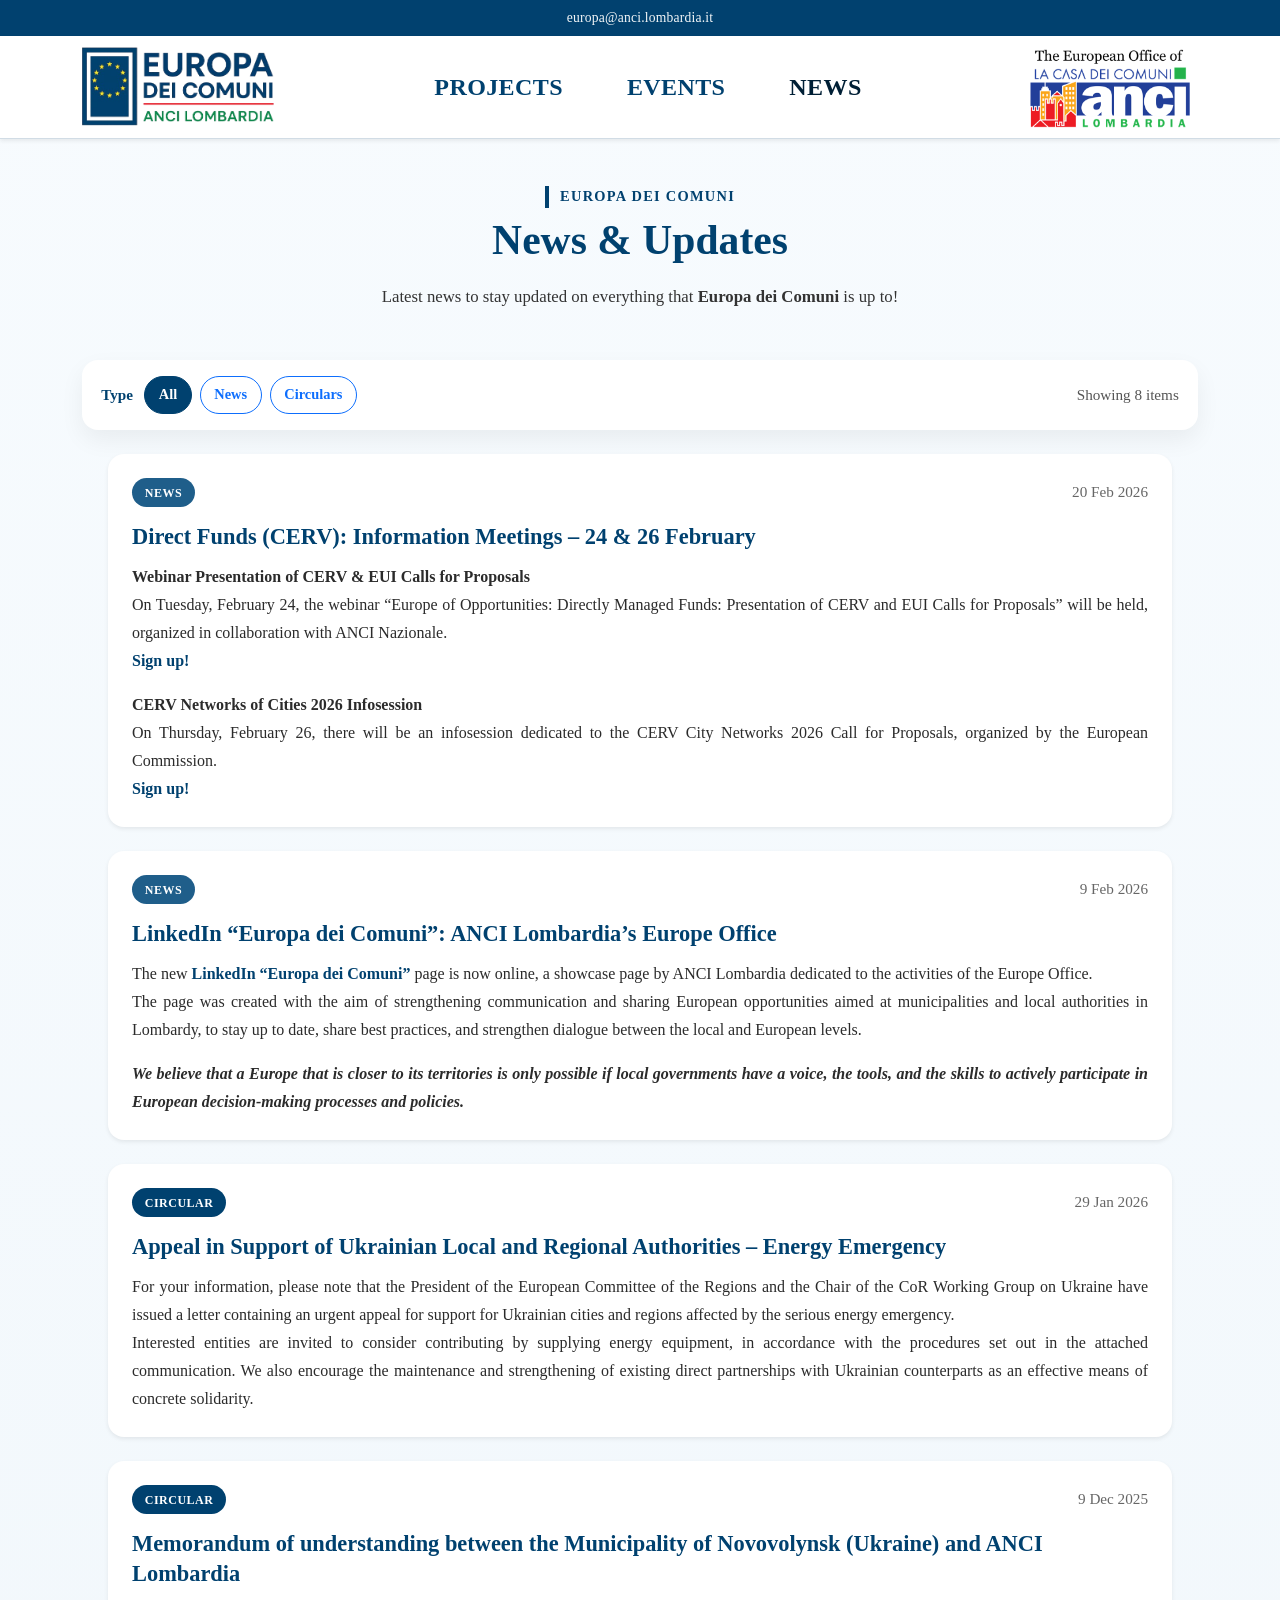
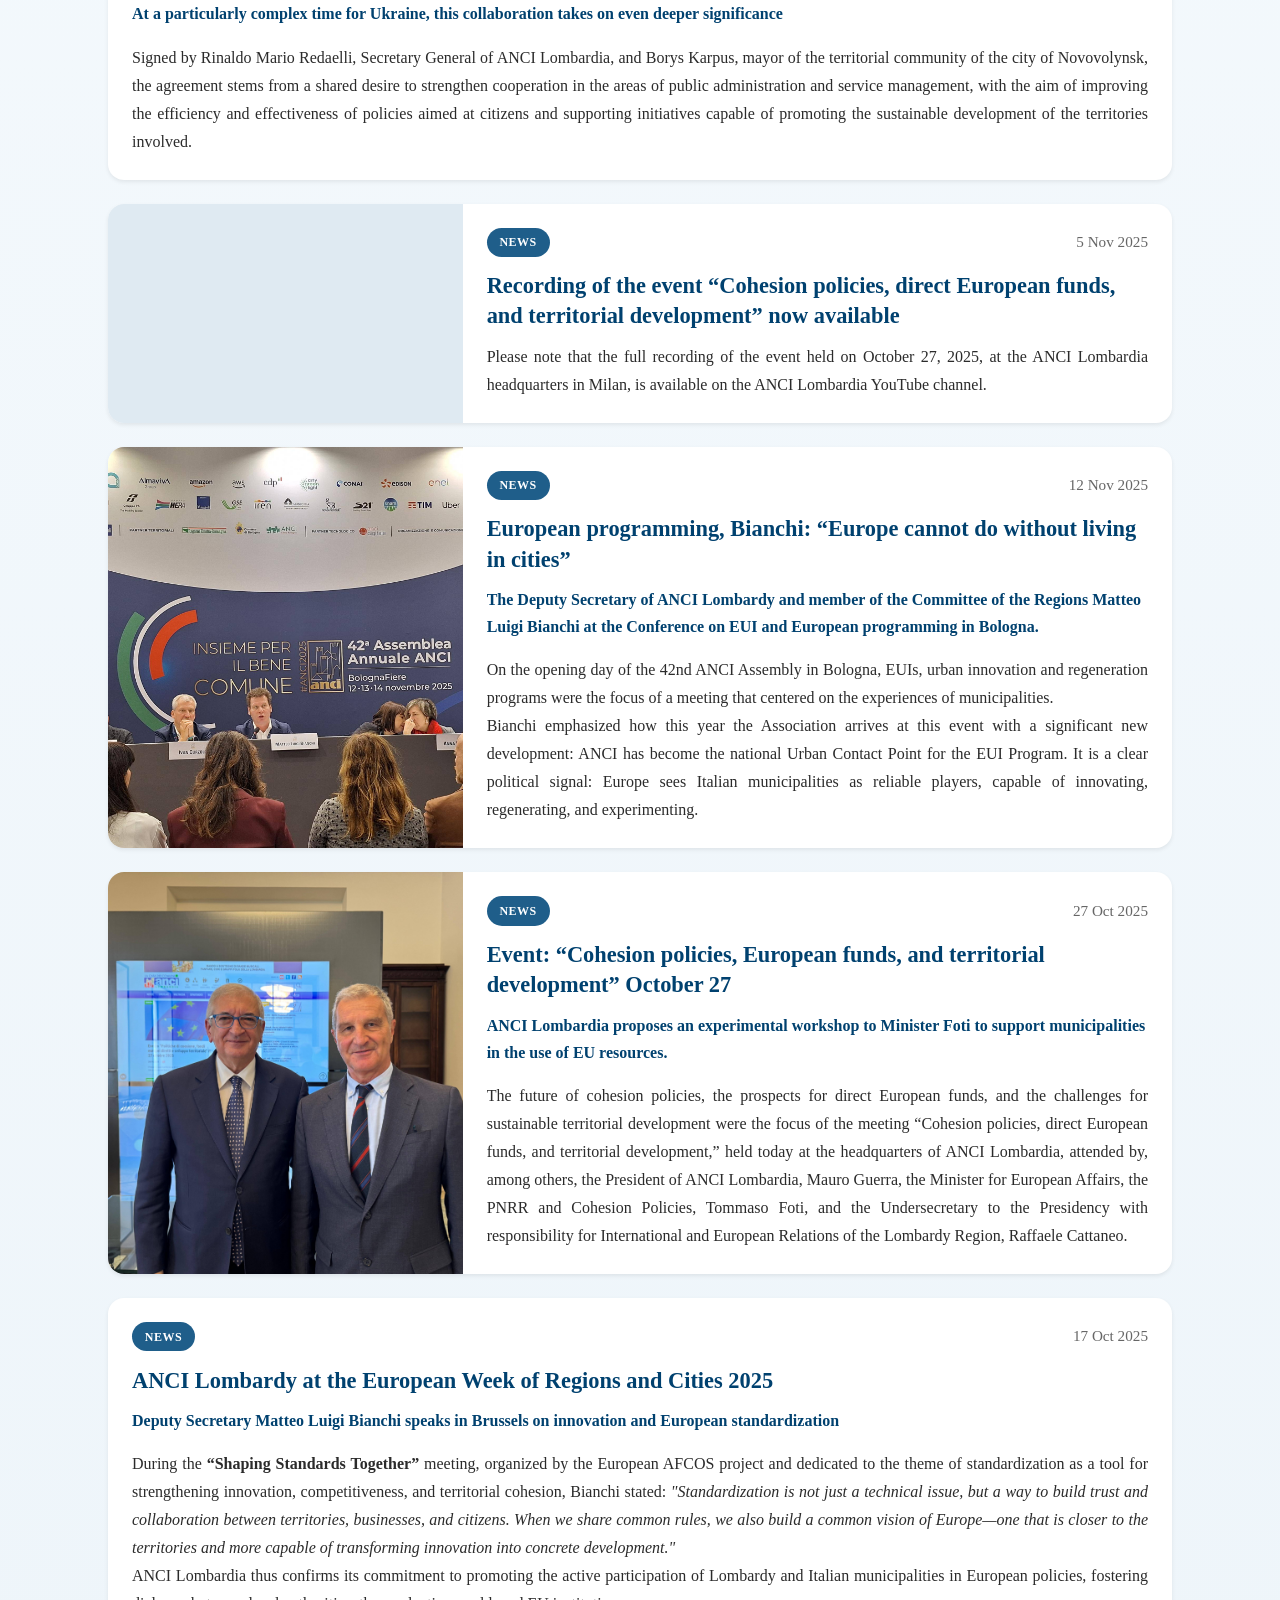
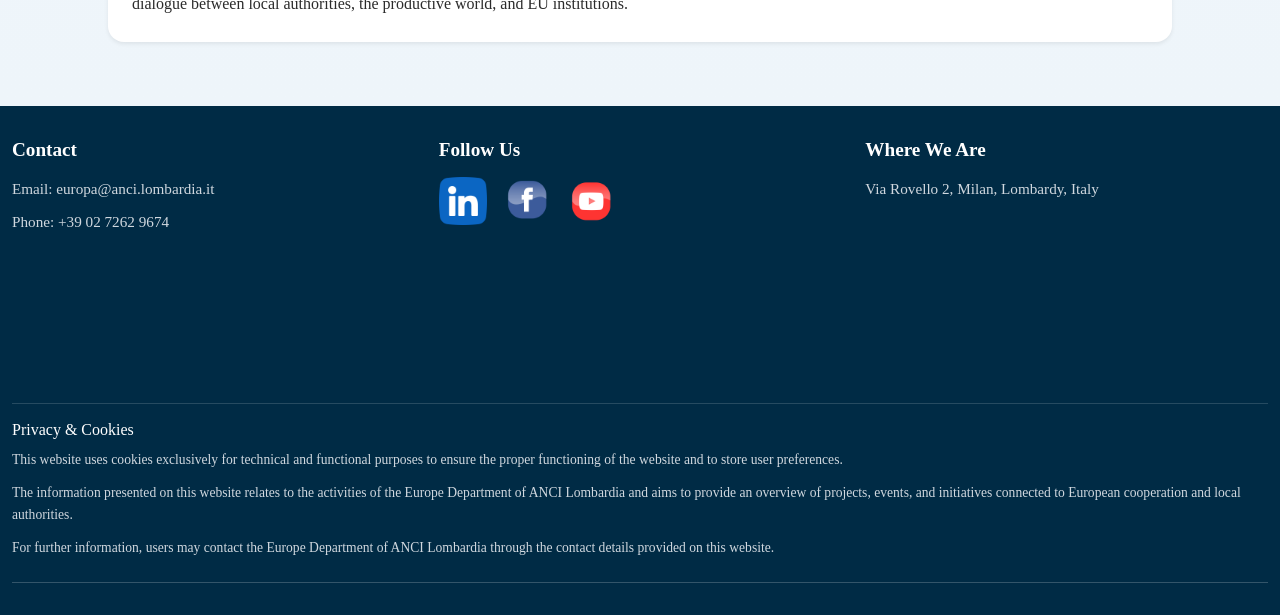
<file: europenews.html>
<!doctype html>
<html lang="en">
<head>
  <meta charset="utf-8">
  <meta name="viewport" content="width=device-width, initial-scale=1.0">
  <title>Europa dei Comuni: News</title>

  <!-- Bootstrap 5 -->
  <link
    href="https://cdn.jsdelivr.net/npm/bootstrap@5.3.3/dist/css/bootstrap.min.css"
    rel="stylesheet"
  >

  <!-- CSS personalizzati -->
  <link href="./myCSSeurope.css" rel="stylesheet" type="text/css">
  <link href="./CSSnews.css" rel="stylesheet" type="text/css">
</head>
<body>

  <header>
    <div class="pre-header">
      <div class="container-fluid">
        <span>europa@anci.lombardia.it</span>
      </div>
    </div>

    <nav class="navbar navbar-expand-lg bg-white border-bottom shadow-sm">
      <div class="container">
        <a class="navbar-brand" href="./index.html">
          <img
            class="header-logo-europa"
            src="./logos/EUROPA_DEI_COMUNI.png"
            alt="Europa dei Comuni logo"
          >
        </a>

        <button
          class="navbar-toggler"
          type="button"
          data-bs-toggle="collapse"
          data-bs-target="#mainMenu"
          aria-controls="mainMenu"
          aria-expanded="false"
          aria-label="Toggle navigation"
        >
          <span class="navbar-toggler-icon"></span>
        </button>

        <div class="collapse navbar-collapse justify-content-center" id="mainMenu">
          <ul class="navbar-nav gap-lg-5 text-center">
            <li class="nav-item">
              <a class="nav-link fw-bold" href="./europeprojects.html">PROJECTS</a>
            </li>
            <li class="nav-item">
              <a class="nav-link fw-bold" href="./europeevents.html">EVENTS</a>
            </li>
            <li class="nav-item">
              <a class="nav-link active fw-bold" aria-current="page" href="./europenews.html">NEWS</a>
            </li>
          </ul>
        </div>

        <a class="d-none d-lg-block" href="https://anci.lombardia.it/" target="_blank" rel="noopener noreferrer">
          <img
            class="header-logo-anci"
            src="./logos/ANCI_lombardia.png"
            alt="ANCI Lombardia logo"
          >
        </a>
      </div>
    </nav>
  </header>

  <main class="news-page">
    <section class="news-hero py-5">
      <div class="container text-center">
        <span class="news-eyebrow">Europa dei Comuni</span>
        <h1 class="news-title mt-2">News &amp; Updates</h1>
        <p class="news-subtitle mx-auto">
          Latest news to stay updated on everything that <strong>Europa dei Comuni</strong> is up to!
        </p>
      </div>
    </section>

    <!-- FILTER -->
    <div class="news-filters container mb-4">
      <div class="news-filters-box d-flex flex-column flex-lg-row justify-content-between align-items-lg-center gap-3">
        <div class="filter-group d-flex flex-wrap align-items-center gap-2">
          <span class="filter-label">Type</span>
          <button class="chip is-active btn btn-outline-primary" type="button" data-filter-type="all">All</button>
          <button class="chip btn btn-outline-primary" type="button" data-filter-type="news">News</button>
          <button class="chip btn btn-outline-primary" type="button" data-filter-type="circular">Circulars</button>
        </div>

        <div class="filter-status">
          Showing <span id="visibleCount">0</span> items
        </div>
      </div>
    </div>

    <!-- NEWS LIST -->
    <div class="container news-list">
      <div class="row g-4">
        <div class="col-12">
          <article class="news-card card border-0 shadow-sm h-100" data-type="news">
            <div class="card-body">
              <div class="news-meta">
                <span class="pill pill-news">NEWS</span>
                <time datetime="2026-02-20" class="news-date">20 Feb 2026</time>
              </div>
              <h2 class="news-card-title">
                Direct Funds (CERV): Information Meetings – 24 &amp; 26 February
              </h2>
              <p class="news-text">
                <strong>Webinar Presentation of CERV &amp; EUI Calls for Proposals</strong><br>
                On Tuesday, February 24, the webinar “Europe of Opportunities: Directly Managed Funds: Presentation
                of CERV and EUI Calls for Proposals” will be held, organized in collaboration with ANCI Nazionale.<br>
                <a href="https://forms.office.com/pages/responsepage.aspx?id=JwRewnQpD0Wa4nNExbZvCXTKVOVaXnhHl3OYDb-V3ldUMzU2QzMyNkU1QTg5RDhSMUNJQkZQVjE2Ny4u&route=shorturl" target="_blank" rel="noopener noreferrer">
                  Sign up!
                </a>
              </p>
              <p class="news-text">
                <strong>CERV Networks of Cities 2026 Infosession</strong><br>
                On Thursday, February 26, there will be an infosession dedicated to the CERV City Networks 2026 Call for
                Proposals, organized by the European Commission.<br>
                <a href="https://www.eacea.ec.europa.eu/news-events/events/online-info-session-call-proposals-networks-towns-cerv-2026-citizens-town-nt-2026-02-26_en" target="_blank" rel="noopener noreferrer">
                  Sign up!
                </a>
              </p>
            </div>
          </article>
        </div>

        <div class="col-12">
          <article class="news-card card border-0 shadow-sm h-100" data-type="news">
            <div class="card-body">
              <div class="news-meta">
                <span class="pill pill-news">NEWS</span>
                <time datetime="2026-02-09" class="news-date">9 Feb 2026</time>
              </div>
              <h2 class="news-card-title">
                LinkedIn “Europa dei Comuni”: ANCI Lombardia’s Europe Office
              </h2>
              <p class="news-text">
                The new <a href="https://www.linkedin.com/showcase/europa-dei-comuni" target="_blank" rel="noopener noreferrer">LinkedIn “Europa dei Comuni”</a>
                page is now online, a showcase page by ANCI Lombardia dedicated to the activities of the Europe Office.
                <br>
                The page was created with the aim of strengthening communication and sharing European opportunities aimed at
                municipalities and local authorities in Lombardy, to stay up to date, share best practices, and strengthen
                dialogue between the local and European levels.
              </p>
              <p class="news-text">
                <b><i>We believe that a Europe that is closer to its territories is only possible if local governments have a voice,
                the tools, and the skills to actively participate in European decision-making processes and policies.</i></b>
              </p>
            </div>
          </article>
        </div>

        <div class="col-12">
          <article class="news-card card border-0 shadow-sm h-100" data-type="circular">
            <div class="card-body">
              <div class="news-meta">
                <span class="pill pill-circular">CIRCULAR</span>
                <time datetime="2026-01-29" class="news-date">29 Jan 2026</time>
              </div>
              <h2 class="news-card-title">
                Appeal in Support of Ukrainian Local and Regional Authorities – Energy Emergency
              </h2>
              <p class="news-text">
                For your information, please note that the President of the European Committee of the Regions and the Chair
                of the CoR Working Group on Ukraine have issued a letter containing an urgent appeal for support for
                Ukrainian cities and regions affected by the serious energy emergency.
                <br>
                Interested entities are invited to consider contributing by supplying energy equipment,
                in accordance with the procedures set out in the attached communication.
                We also encourage the maintenance and strengthening of existing direct partnerships
                with Ukrainian counterparts as an effective means of concrete solidarity.
              </p>
            </div>
          </article>
        </div>

        <div class="col-12">
          <article class="news-card card border-0 shadow-sm h-100" data-type="circular">
            <div class="card-body">
              <div class="news-meta">
                <span class="pill pill-circular">CIRCULAR</span>
                <time datetime="2025-12-09" class="news-date">9 Dec 2025</time>
              </div>
              <h2 class="news-card-title">
                Memorandum of understanding between the Municipality of Novovolynsk (Ukraine) and ANCI Lombardia
              </h2>
              <p class="news-excerpt">
                At a particularly complex time for Ukraine, this collaboration takes on even deeper significance
              </p>
              <p class="news-text">
                Signed by Rinaldo Mario Redaelli, Secretary General of ANCI Lombardia, and Borys Karpus,
                mayor of the territorial community of the city of Novovolynsk, the agreement stems from a shared desire
                to strengthen cooperation in the areas of public administration and service management, with the aim of
                improving the efficiency and effectiveness of policies aimed at citizens and supporting initiatives
                capable of promoting the sustainable development of the territories involved.
              </p>
            </div>
          </article>
        </div>

        <div class="col-12">
          <article class="news-card with-image card border-0 shadow-sm h-100" data-type="news">
            <div class="row g-0 align-items-stretch">
              <div class="col-lg-4">
                <div class="news-media video h-100">
                  <div class="video-wrapper">
                    <iframe
                      src="https://www.youtube.com/embed/Uiap4NPV_50"
                      title="YouTube video player"
                      allow="accelerometer; autoplay; clipboard-write; encrypted-media; gyroscope; picture-in-picture"
                      allowfullscreen>
                    </iframe>
                  </div>
                </div>
              </div>
              <div class="col-lg-8">
                <div class="card-body news-content h-100">
                  <div class="news-meta">
                    <span class="pill pill-news">NEWS</span>
                    <time datetime="2025-11-05" class="news-date">5 Nov 2025</time>
                  </div>
                  <h2 class="news-card-title">
                    Recording of the event “Cohesion policies, direct European funds, and territorial development” now available
                  </h2>
                  <p class="news-text">
                    Please note that the full recording of the event held on October 27, 2025,
                    at the ANCI Lombardia headquarters in Milan, is available on the ANCI Lombardia YouTube channel.
                  </p>
                </div>
              </div>
            </div>
          </article>
        </div>

        <div class="col-12">
          <article class="news-card with-image card border-0 shadow-sm h-100" data-type="news">
            <div class="row g-0 align-items-stretch">
              <div class="col-lg-4">
                <div class="news-media h-100">
                  <img src="images/5483_20251112_114156.jpg" alt="Matteo Luigi Bianchi" class="img-fluid w-100 h-100 object-fit-cover">
                </div>
              </div>
              <div class="col-lg-8">
                <div class="card-body news-content h-100">
                  <div class="news-meta">
                    <span class="pill pill-news">NEWS</span>
                    <time datetime="2025-11-12" class="news-date">12 Nov 2025</time>
                  </div>
                  <h2 class="news-card-title">
                    European programming, Bianchi: “Europe cannot do without living in cities”
                  </h2>
                  <p class="news-excerpt">
                    The Deputy Secretary of ANCI Lombardy and member of the Committee of the Regions Matteo Luigi Bianchi
                    at the Conference on EUI and European programming in Bologna.
                  </p>
                  <p class="news-text">
                    On the opening day of the 42nd ANCI Assembly in Bologna, EUIs, urban innovation and regeneration programs
                    were the focus of a meeting that centered on the experiences of municipalities. <br>
                    Bianchi emphasized how this year the Association arrives at this event with a significant new development:
                    ANCI has become the national Urban Contact Point for the EUI Program. It is a clear political signal:
                    Europe sees Italian municipalities as reliable players, capable of innovating, regenerating, and experimenting.
                  </p>
                </div>
              </div>
            </div>
          </article>
        </div>

        <div class="col-12">
          <article class="news-card with-image card border-0 shadow-sm h-100" data-type="news">
            <div class="row g-0 align-items-stretch">
              <div class="col-lg-4">
                <div class="news-media h-100">
                  <img src="images/5469_Guerra_Foti.jpeg" alt="Event with Minister Foti" class="img-fluid w-100 h-100 object-fit-cover">
                </div>
              </div>
              <div class="col-lg-8">
                <div class="card-body news-content h-100">
                  <div class="news-meta">
                    <span class="pill pill-news">NEWS</span>
                    <time datetime="2025-10-27" class="news-date">27 Oct 2025</time>
                  </div>
                  <h2 class="news-card-title">
                    Event: “Cohesion policies, European funds, and territorial development” October 27
                  </h2>
                  <p class="news-excerpt">
                    ANCI Lombardia proposes an experimental workshop to Minister Foti to support municipalities in the use of EU resources.
                  </p>
                  <p class="news-text">
                    The future of cohesion policies, the prospects for direct European funds, and the challenges for sustainable
                    territorial development were the focus of the meeting “Cohesion policies, direct European funds, and territorial development,”
                    held today at the headquarters of ANCI Lombardia, attended by, among others, the President of ANCI Lombardia,
                    Mauro Guerra, the Minister for European Affairs, the PNRR and Cohesion Policies, Tommaso Foti, and the Undersecretary
                    to the Presidency with responsibility for International and European Relations of the Lombardy Region, Raffaele Cattaneo.
                  </p>
                </div>
              </div>
            </div>
          </article>
        </div>

        <div class="col-12">
          <article class="news-card card border-0 shadow-sm h-100" data-type="news">
            <div class="card-body">
              <div class="news-meta">
                <span class="pill pill-news">NEWS</span>
                <time datetime="2025-10-17" class="news-date">17 Oct 2025</time>
              </div>
              <h2 class="news-card-title">
                ANCI Lombardy at the European Week of Regions and Cities 2025
              </h2>
              <p class="news-excerpt">
                Deputy Secretary Matteo Luigi Bianchi speaks in Brussels on innovation and European standardization
              </p>
              <p class="news-text">
                During the <b>“Shaping Standards Together”</b> meeting, organized by the European AFCOS project and dedicated
                to the theme of standardization as a tool for strengthening innovation, competitiveness, and territorial cohesion,
                Bianchi stated: <i>"Standardization is not just a technical issue, but a way to build trust and collaboration
                between territories, businesses, and citizens. When we share common rules, we also build a common vision of
                Europe—one that is closer to the territories and more capable of transforming innovation into concrete development."</i><br>
                ANCI Lombardia thus confirms its commitment to promoting the active participation of Lombardy and Italian
                municipalities in European policies, fostering dialogue between local authorities, the productive world, and EU institutions.
              </p>
            </div>
          </article>
        </div>

      </div>
    </div>

  </main>

  <footer class="footer">
    <div class="container">
      <div class="row g-4 align-items-start">
        <div class="col-md-4">
          <div class="footer-col">
            <h3>Contact</h3>
            <p>Email: europa@anci.lombardia.it</p>
            <p>Phone: +39 02 7262 9674</p>
          </div>
        </div>

        <div class="col-md-4">
          <div class="footer-col">
            <h3>Follow Us</h3>

            <div class="footer-social d-flex gap-3 flex-wrap">
              <a href="https://www.linkedin.com/showcase/europa-dei-comuni" target="_blank" rel="noopener noreferrer">
                <img src="icons/linkedin_3938044.png" alt="LinkedIn">
              </a>

              <a href="https://www.facebook.com/anci.lombardia/" target="_blank" rel="noopener noreferrer">
                <img src="icons/facebook_2673726.png" alt="Facebook">
              </a>

              <a href="https://youtube.com/@anci_lombardia?si=CEsKxQLe9LBh0VyZ" target="_blank" rel="noopener noreferrer">
                <img src="icons/youtube_2673883.png" alt="Youtube">
              </a>
            </div>
          </div>
        </div>

        <div class="col-md-4">
          <div class="footer-col">
            <h3>Where We Are</h3>
            <p>Via Rovello 2, Milan, Lombardy, Italy</p>

            <iframe
              src="https://www.google.com/maps/embed?pb=!1m18!1m12!1m3!1d2798.163228347202!2d9.1847795!3d45.4665157!2m3!1f0!2f0!3f0!3m2!1i1024!2i768!4f13.1!3m3!1m2!1s0x4786c6ac29b25da7%3A0x9b0c02e86732118a!2sANCI%20Lombardia!5e0!3m2!1sen!2sit!4v1771770162923!5m2!1sen!2sit"
              height="150"
              style="border:0; width:100%"
              allowfullscreen=""
              loading="lazy"
              referrerpolicy="no-referrer-when-downgrade"
              title="ANCI Lombardia map"
            ></iframe>
          </div>
        </div>
      </div>

      <div class="footer-privacy mt-4">
        <h4>Privacy &amp; Cookies</h4>
        <p>
          This website uses cookies exclusively for technical and functional purposes
          to ensure the proper functioning of the website and to store user preferences.
        </p>

        <p>
          The information presented on this website relates to the activities of the
          Europe Department of ANCI Lombardia and aims to provide an overview of projects,
          events, and initiatives connected to European cooperation and local authorities.
        </p>

        <p>
          For further information, users may contact the Europe Department of ANCI Lombardia
          through the contact details provided on this website.
        </p>
      </div>

      <div class="footer-bottom"></div>
    </div>
  </footer>

  <script src="https://cdn.jsdelivr.net/npm/bootstrap@5.3.3/dist/js/bootstrap.bundle.min.js"></script>
  <script src="news.js"></script>
</body>
</html>
</file>
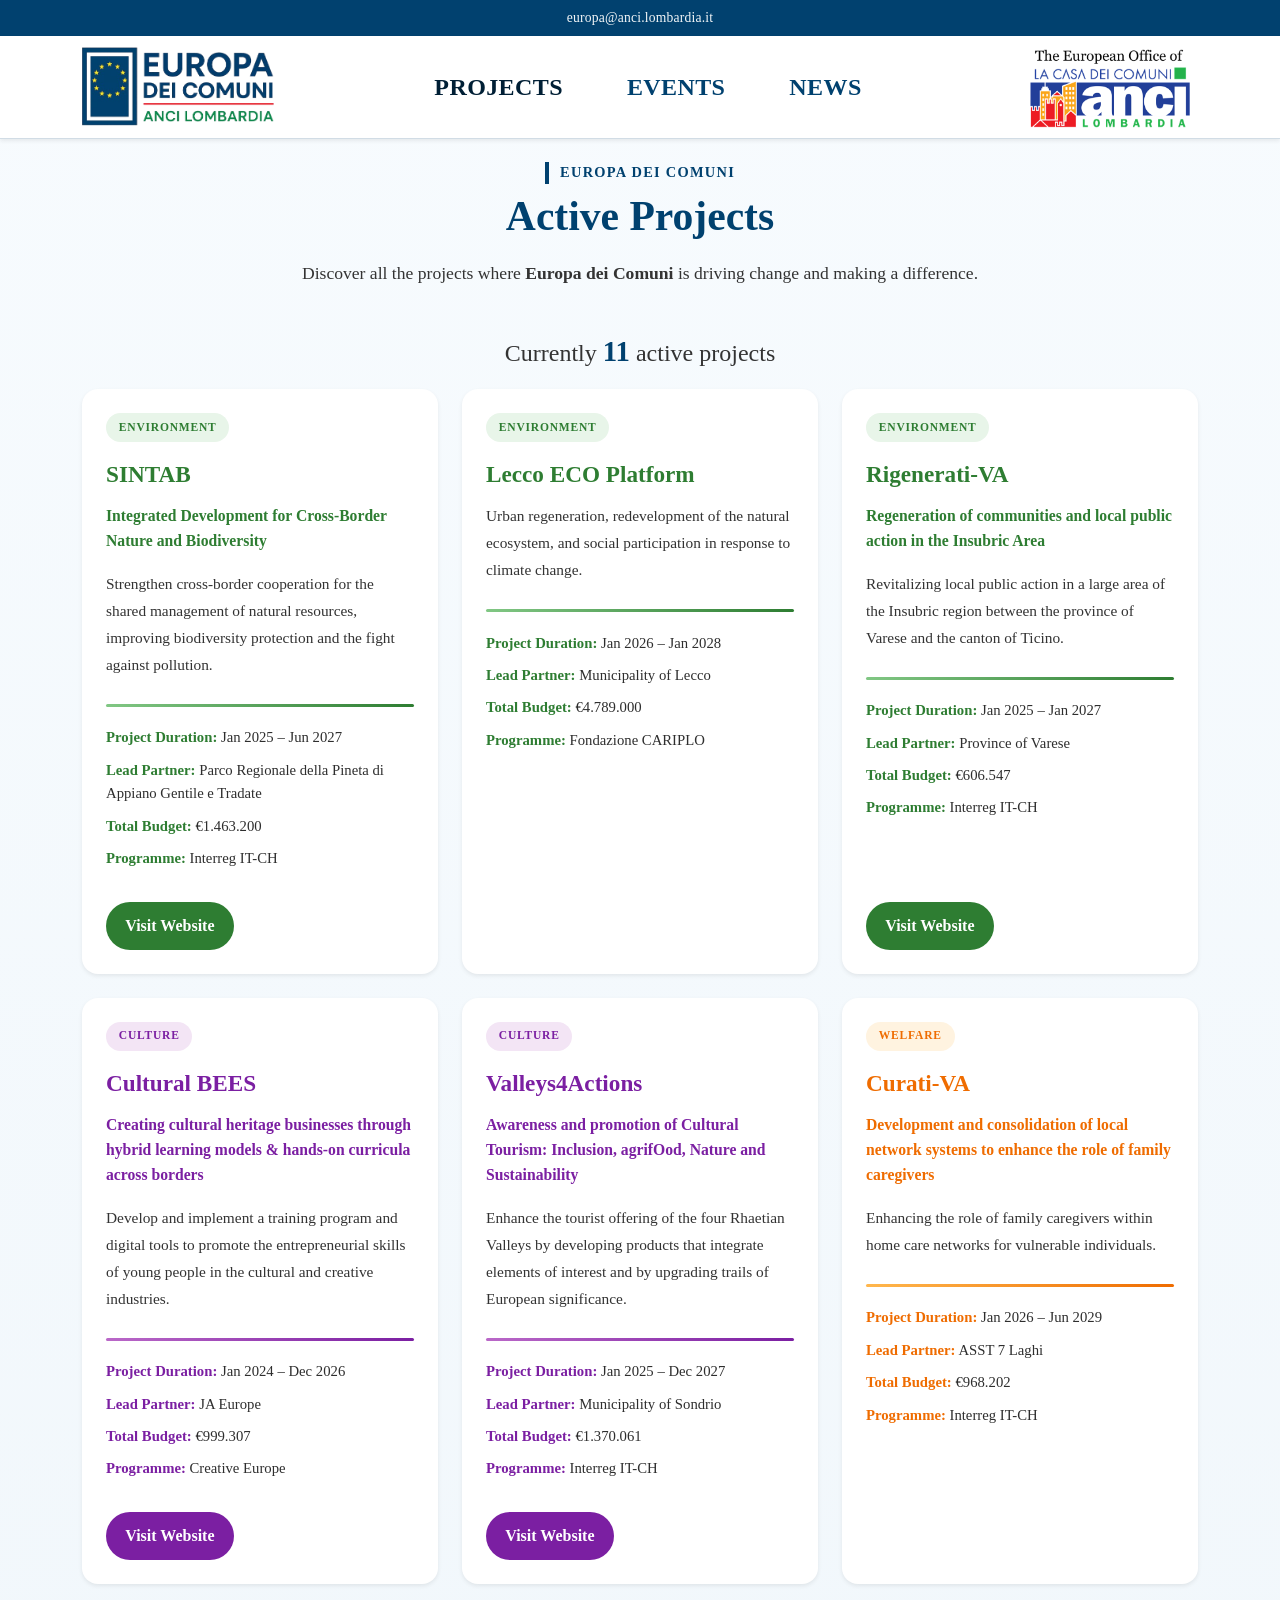
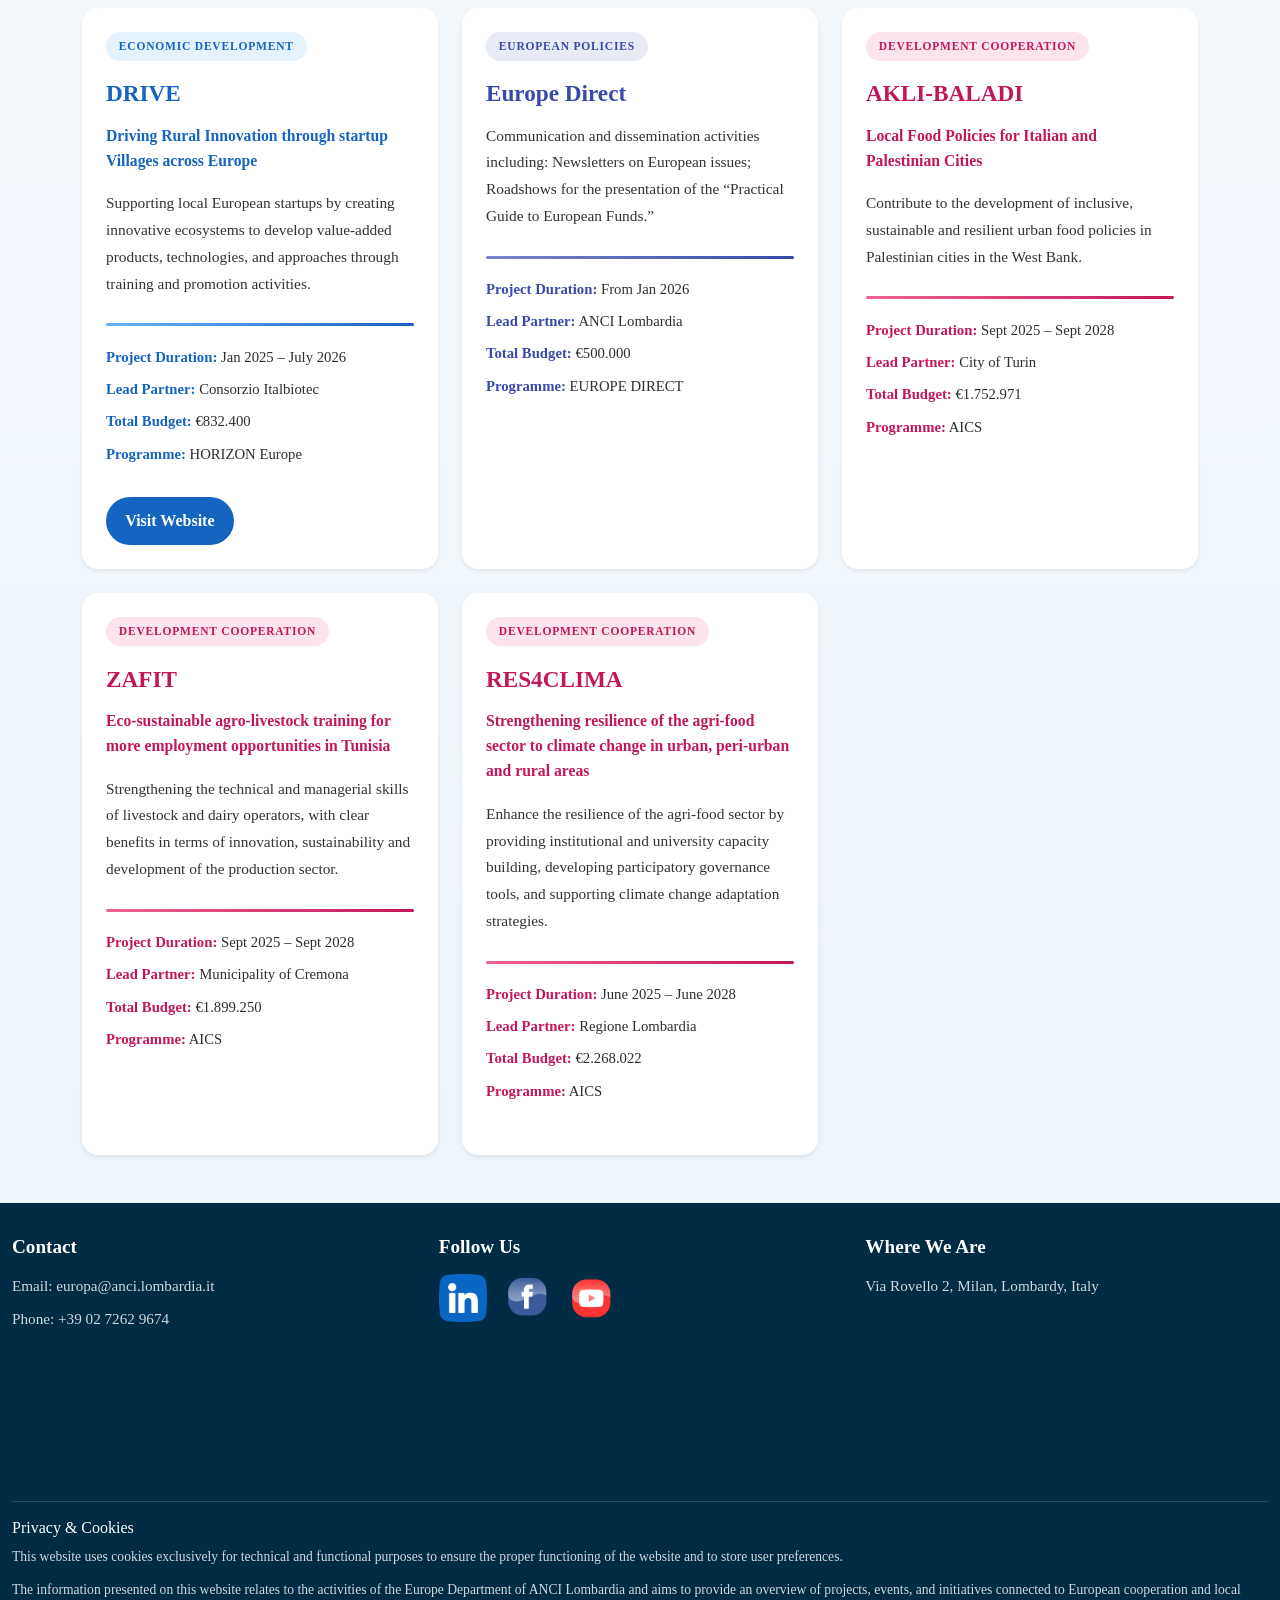
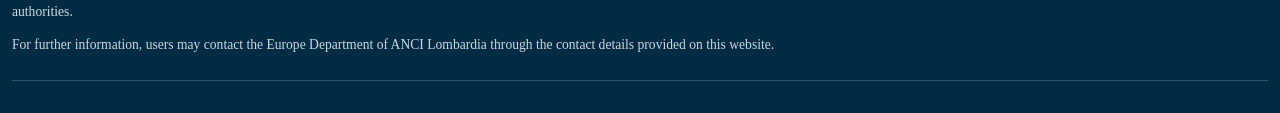
<file: europeprojects.html>
<!doctype html>
<html lang="en">
<head>
  <meta charset="utf-8">
  <meta name="viewport" content="width=device-width, initial-scale=1.0">
  <title>Europa dei Comuni: Projects</title>

  <!-- Bootstrap 5 -->
  <link
    href="https://cdn.jsdelivr.net/npm/bootstrap@5.3.3/dist/css/bootstrap.min.css"
    rel="stylesheet"
  >

  <!-- CSS personalizzati -->
  <link href="./myCSSeurope.css" rel="stylesheet" type="text/css">
  <link href="./CSSprojects.css" rel="stylesheet" type="text/css">
</head>
<body>

  <header>
    <div class="pre-header">
      <div class="container-fluid">
        <span>europa@anci.lombardia.it</span>
      </div>
    </div>

    <nav class="navbar navbar-expand-lg bg-white border-bottom shadow-sm">
      <div class="container">
        <a class="navbar-brand" href="./index.html">
          <img
            class="header-logo-europa"
            src="./logos/EUROPA_DEI_COMUNI.png"
            alt="Europa dei Comuni logo"
          >
        </a>

        <button
          class="navbar-toggler"
          type="button"
          data-bs-toggle="collapse"
          data-bs-target="#mainMenu"
          aria-controls="mainMenu"
          aria-expanded="false"
          aria-label="Toggle navigation"
        >
          <span class="navbar-toggler-icon"></span>
        </button>

        <div class="collapse navbar-collapse justify-content-center" id="mainMenu">
          <ul class="navbar-nav gap-lg-5 text-center">
            <li class="nav-item">
              <a class="nav-link active fw-bold" aria-current="page" href="./europeprojects.html">PROJECTS</a>
            </li>
            <li class="nav-item">
              <a class="nav-link fw-bold" href="./europeevents.html">EVENTS</a>
            </li>
            <li class="nav-item">
              <a class="nav-link fw-bold" href="./europenews.html">NEWS</a>
            </li>
          </ul>
        </div>

        <a class="d-none d-lg-block" href="https://anci.lombardia.it/" target="_blank" rel="noopener noreferrer">
          <img
            class="header-logo-anci"
            src="./logos/ANCI_lombardia.png"
            alt="ANCI Lombardia logo"
          >
        </a>
      </div>
    </nav>
  </header>

  <main class="projects-page">
    <section class="projects-hero py-4">
      <div class="container text-center">
        <span class="projects-eyebrow">Europa dei Comuni</span>
        <h1 class="projects-title mt-2">Active Projects</h1>
        <p class="projects-subtitle mx-auto">
          Discover all the projects where <strong>Europa dei Comuni</strong>
          is driving change and making a difference.
        </p>
      </div>
    </section>

    <div class="projects-counter text-center mt-3">
      <p class="projects-counter-text">
      Currently <strong id="projectCount">0</strong> active projects
      </p>
    </div>

    <div class="projects-section pb-5">
      <div class="container">
        <div class="row g-4">

          <!-- ENVIRONMENT -->
          <div class="col-md-6 col-xl-4">
            <article class="card project-card h-100 shadow-sm border-0">
              <div class="card-body d-flex flex-column">
                <span class="badge project-badge badge-environment mb-3">ENVIRONMENT</span>
                <h2 class="card-title project-title text-environment">SINTAB</h2>
                <p class="project-name text-environment">
                  Integrated Development for Cross-Border Nature and Biodiversity
                </p>
                <p class="project-text">
                  Strengthen cross-border cooperation for the shared management of natural resources,
                  improving biodiversity protection and the fight against pollution.
                </p>
                <hr class="project-divider divider-environment">
                <div class="project-meta">
                  <p><strong class="text-environment">Project Duration:</strong> Jan 2025 – Jun 2027</p>
                  <p><strong class="text-environment">Lead Partner:</strong> Parco Regionale della Pineta di Appiano Gentile e Tradate</p>
                  <p><strong class="text-environment">Total Budget:</strong> €1.463.200</p>
                  <p><strong class="text-environment">Programme:</strong> Interreg IT-CH</p>
                </div>
                <a
                  href="https://www.interreg-italiasvizzera.eu/wps/portal/site/interreg-italia-svizzera/DettaglioRedazionale/progetti/progetti-finanziati/sintab"
                  target="_blank"
                  rel="noopener noreferrer"
                  class="btn project-btn btn-environment mt-auto"
                >
                  Visit Website
                </a>
              </div>
            </article>
          </div>

          <div class="col-md-6 col-xl-4">
            <article class="card project-card h-100 shadow-sm border-0">
              <div class="card-body d-flex flex-column">
                <span class="badge project-badge badge-environment mb-3">ENVIRONMENT</span>
                <h2 class="card-title project-title text-environment">Lecco ECO Platform</h2>
                <p class="project-text">
                  Urban regeneration, redevelopment of the natural ecosystem,
                  and social participation in response to climate change.
                </p>
                <hr class="project-divider divider-environment">
                <div class="project-meta">
                  <p><strong class="text-environment">Project Duration:</strong> Jan 2026 – Jan 2028</p>
                  <p><strong class="text-environment">Lead Partner:</strong> Municipality of Lecco</p>
                  <p><strong class="text-environment">Total Budget:</strong> €4.789.000</p>
                  <p><strong class="text-environment">Programme:</strong> Fondazione CARIPLO</p>
                </div>
              </div>
            </article>
          </div>

          <div class="col-md-6 col-xl-4">
            <article class="card project-card h-100 shadow-sm border-0">
              <div class="card-body d-flex flex-column">
                <span class="badge project-badge badge-environment mb-3">ENVIRONMENT</span>
                <h2 class="card-title project-title text-environment">Rigenerati-VA</h2>
                <p class="project-name text-environment">
                  Regeneration of communities and local public action in the Insubric Area
                </p>
                <p class="project-text">
                  Revitalizing local public action in a large area of the Insubric region
                  between the province of Varese and the canton of Ticino.
                </p>
                <hr class="project-divider divider-environment">
                <div class="project-meta">
                  <p><strong class="text-environment">Project Duration:</strong> Jan 2025 – Jan 2027</p>
                  <p><strong class="text-environment">Lead Partner:</strong> Province of Varese</p>
                  <p><strong class="text-environment">Total Budget:</strong> €606.547</p>
                  <p><strong class="text-environment">Programme:</strong> Interreg IT-CH</p>
                </div>
                <a
                  href="https://www.interreg-italiasvizzera.eu/wps/portal/site/interreg-italia-svizzera/DettaglioRedazionale/progetti/progetti-finanziati/rigenerati-va"
                  target="_blank"
                  rel="noopener noreferrer"
                  class="btn project-btn btn-environment mt-auto"
                >
                  Visit Website
                </a>
              </div>
            </article>
          </div>

          <!-- CULTURE -->
          <div class="col-md-6 col-xl-4">
            <article class="card project-card h-100 shadow-sm border-0">
              <div class="card-body d-flex flex-column">
                <span class="badge project-badge badge-culture mb-3">CULTURE</span>
                <h2 class="card-title project-title text-culture">Cultural BEES</h2>
                <p class="project-name text-culture">
                  Creating cultural heritage businesses through hybrid learning models & hands-on curricula across borders
                </p>
                <p class="project-text">
                  Develop and implement a training program and digital tools to promote the entrepreneurial 
                  skills of young people in the cultural and creative industries.
                </p>
                <hr class="project-divider divider-culture">
                <div class="project-meta">
                  <p><strong class="text-culture">Project Duration:</strong> Jan 2024 – Dec 2026</p>
                  <p><strong class="text-culture">Lead Partner:</strong> JA Europe</p>
                  <p><strong class="text-culture">Total Budget:</strong> €999.307</p>
                  <p><strong class="text-culture">Programme:</strong> Creative Europe</p>
                </div>
                <a
                  href="https://www.culturalbees.eu"
                  target="_blank"
                  rel="noopener noreferrer"
                  class="btn project-btn btn-culture mt-auto"
                >
                  Visit Website
                </a>
              </div>
            </article>
          </div>

          <div class="col-md-6 col-xl-4">
            <article class="card project-card h-100 shadow-sm border-0">
              <div class="card-body d-flex flex-column">
                <span class="badge project-badge badge-culture mb-3">CULTURE</span>
                <h2 class="card-title project-title text-culture">Valleys4Actions</h2>
                <p class="project-name text-culture">
                  Awareness and promotion of Cultural Tourism: Inclusion, agrifOod, Nature and Sustainability
                </p>
                <p class="project-text">
                  Enhance the tourist offering of the four Rhaetian Valleys by developing products that 
                  integrate elements of interest and by upgrading trails of European significance.
                </p>
                <hr class="project-divider divider-culture">
                <div class="project-meta">
                  <p><strong class="text-culture">Project Duration:</strong> Jan 2025 – Dec 2027</p>
                  <p><strong class="text-culture">Lead Partner:</strong> Municipality of Sondrio</p>
                  <p><strong class="text-culture">Total Budget:</strong> €1.370.061</p>
                  <p><strong class="text-culture">Programme:</strong> Interreg IT-CH</p>
                </div>
                <a
                  href="https://www.interreg-italiasvizzera.eu/wps/portal/site/interreg-italia-svizzera/DettaglioRedazionale/progetti/progetti-finanziati/valleys4actions"
                  target="_blank"
                  rel="noopener noreferrer"
                  class="btn project-btn btn-culture mt-auto"
                >
                  Visit Website
                </a>
              </div>
            </article>
          </div>

          <!-- WELFARE -->
          <div class="col-md-6 col-xl-4">
            <article class="card project-card h-100 shadow-sm border-0">
              <div class="card-body d-flex flex-column">
                <span class="badge project-badge badge-welfare mb-3">WELFARE</span>
                <h2 class="card-title project-title text-welfare">Curati-VA</h2>
                <p class="project-name text-welfare">
                  Development and consolidation of local network systems to enhance the role of family caregivers
                </p>
                <p class="project-text">
                  Enhancing the role of family caregivers within home care networks
                  for vulnerable individuals.
                </p>
                <hr class="project-divider divider-welfare">
                <div class="project-meta">
                  <p><strong class="text-welfare">Project Duration:</strong> Jan 2026 – Jun 2029</p>
                  <p><strong class="text-welfare">Lead Partner:</strong> ASST 7 Laghi</p>
                  <p><strong class="text-welfare">Total Budget:</strong> €968.202</p>
                  <p><strong class="text-welfare">Programme:</strong> Interreg IT-CH</p>
                </div>
              </div>
            </article>
          </div>

          <!-- ECONOMIC DEVELOPMENT -->
          <div class="col-md-6 col-xl-4">
            <article class="card project-card h-100 shadow-sm border-0">
              <div class="card-body d-flex flex-column">
                <span class="badge project-badge badge-economic mb-3">ECONOMIC DEVELOPMENT</span>
                <h2 class="card-title project-title text-economic">DRIVE</h2>
                <p class="project-name text-economic">
                  Driving Rural Innovation through startup Villages across Europe
                </p>
                <p class="project-text">
                  Supporting local European startups by creating innovative ecosystems to develop
                  value-added products, technologies, and approaches through training and promotion activities.
                </p>
                <hr class="project-divider divider-economic">
                <div class="project-meta">
                  <p><strong class="text-economic">Project Duration:</strong> Jan 2025 – July 2026</p>
                  <p><strong class="text-economic">Lead Partner:</strong> Consorzio Italbiotec</p>
                  <p><strong class="text-economic">Total Budget:</strong> €832.400</p>
                  <p><strong class="text-economic">Programme:</strong> HORIZON Europe</p>
                </div>
                <a
                  href="https://www.driveinnovation.eu"
                  target="_blank"
                  rel="noopener noreferrer"
                  class="btn project-btn btn-economic mt-auto"
                >
                  Visit Website
                </a>
              </div>
            </article>
          </div>

          <!-- EUROPEAN POLICIES -->
          <div class="col-md-6 col-xl-4">
            <article class="card project-card h-100 shadow-sm border-0">
              <div class="card-body d-flex flex-column">
                <span class="badge project-badge badge-policies mb-3">EUROPEAN POLICIES</span>
                <h2 class="card-title project-title text-policies">Europe Direct</h2>
                <p class="project-text">
                  Communication and dissemination activities including: Newsletters on European issues;
                  Roadshows for the presentation of the “Practical Guide to European Funds.”
                </p>
                <hr class="project-divider divider-policies">
                <div class="project-meta">
                  <p><strong class="text-policies">Project Duration:</strong> From Jan 2026</p>
                  <p><strong class="text-policies">Lead Partner:</strong> ANCI Lombardia</p>
                  <p><strong class="text-policies">Total Budget:</strong> €500.000</p>
                  <p><strong class="text-policies">Programme:</strong> EUROPE DIRECT</p>
                </div>
              </div>
            </article>
          </div>

          <!-- DEVELOPMENT COOPERATION -->
          <div class="col-md-6 col-xl-4">
            <article class="card project-card h-100 shadow-sm border-0">
              <div class="card-body d-flex flex-column">
                <span class="badge project-badge badge-cooperation mb-3">DEVELOPMENT COOPERATION</span>
                <h2 class="card-title project-title text-cooperation">AKLI-BALADI</h2>
                <p class="project-name text-cooperation">
                  Local Food Policies for Italian and Palestinian Cities
                </p>
                <p class="project-text">
                  Contribute to the development of inclusive, sustainable and resilient
                  urban food policies in Palestinian cities in the West Bank.
                </p>
                <hr class="project-divider divider-cooperation">
                <div class="project-meta">
                  <p><strong class="text-cooperation">Project Duration:</strong> Sept 2025 – Sept 2028</p>
                  <p><strong class="text-cooperation">Lead Partner:</strong> City of Turin</p>
                  <p><strong class="text-cooperation">Total Budget:</strong> €1.752.971</p>
                  <p><strong class="text-cooperation">Programme:</strong> AICS</p>
                </div>
              </div>
            </article>
          </div>

          <div class="col-md-6 col-xl-4">
            <article class="card project-card h-100 shadow-sm border-0">
              <div class="card-body d-flex flex-column">
                <span class="badge project-badge badge-cooperation mb-3">DEVELOPMENT COOPERATION</span>
                <h2 class="card-title project-title text-cooperation">ZAFIT</h2>
                <p class="project-name text-cooperation">
                  Eco-sustainable agro-livestock training for more employment opportunities in Tunisia
                </p>
                <p class="project-text">
                  Strengthening the technical and managerial skills of livestock and dairy operators,
                  with clear benefits in terms of innovation, sustainability and development of the production sector.
                </p>
                <hr class="project-divider divider-cooperation">
                <div class="project-meta">
                  <p><strong class="text-cooperation">Project Duration:</strong> Sept 2025 – Sept 2028</p>
                  <p><strong class="text-cooperation">Lead Partner:</strong> Municipality of Cremona</p>
                  <p><strong class="text-cooperation">Total Budget:</strong> €1.899.250</p>
                  <p><strong class="text-cooperation">Programme:</strong> AICS</p>
                </div>
              </div>
            </article>
          </div>

          <div class="col-md-6 col-xl-4">
            <article class="card project-card h-100 shadow-sm border-0">
              <div class="card-body d-flex flex-column">
                <span class="badge project-badge badge-cooperation mb-3">DEVELOPMENT COOPERATION</span>
                <h2 class="card-title project-title text-cooperation">RES4CLIMA</h2>
                <p class="project-name text-cooperation">
                  Strengthening resilience of the agri-food sector to climate change in urban, peri-urban and rural areas
                </p>
                <p class="project-text">
                  Enhance the resilience of the agri-food sector by providing institutional and university
                  capacity building, developing participatory governance tools, and supporting climate change adaptation strategies.
                </p>
                <hr class="project-divider divider-cooperation">
                <div class="project-meta">
                  <p><strong class="text-cooperation">Project Duration:</strong> June 2025 – June 2028</p>
                  <p><strong class="text-cooperation">Lead Partner:</strong> Regione Lombardia</p>
                  <p><strong class="text-cooperation">Total Budget:</strong> €2.268.022</p>
                  <p><strong class="text-cooperation">Programme:</strong> AICS</p>
                </div>
              </div>
            </article>
          </div>

        </div>
      </div>
    </div>
  </main>

  <footer class="footer">
    <div class="container">
      <div class="row g-4 align-items-start">
        <div class="col-md-4">
          <div class="footer-col">
            <h3>Contact</h3>
            <p>Email: europa@anci.lombardia.it</p>
            <p>Phone: +39 02 7262 9674</p>
          </div>
        </div>

        <div class="col-md-4">
          <div class="footer-col">
            <h3>Follow Us</h3>

            <div class="footer-social d-flex gap-3 flex-wrap">
              <a href="https://www.linkedin.com/showcase/europa-dei-comuni" target="_blank" rel="noopener noreferrer">
                <img src="icons/linkedin_3938044.png" alt="LinkedIn">
              </a>

              <a href="https://www.facebook.com/anci.lombardia/" target="_blank" rel="noopener noreferrer">
                <img src="icons/facebook_2673726.png" alt="Facebook">
              </a>

              <a href="https://youtube.com/@anci_lombardia?si=CEsKxQLe9LBh0VyZ" target="_blank" rel="noopener noreferrer">
                <img src="icons/youtube_2673883.png" alt="Youtube">
              </a>
            </div>
          </div>
        </div>

        <div class="col-md-4">
          <div class="footer-col">
            <h3>Where We Are</h3>
            <p>Via Rovello 2, Milan, Lombardy, Italy</p>

            <iframe
              src="https://www.google.com/maps/embed?pb=!1m18!1m12!1m3!1d2798.163228347202!2d9.1847795!3d45.4665157!2m3!1f0!2f0!3f0!3m2!1i1024!2i768!4f13.1!3m3!1m2!1s0x4786c6ac29b25da7%3A0x9b0c02e86732118a!2sANCI%20Lombardia!5e0!3m2!1sen!2sit!4v1771770162923!5m2!1sen!2sit"
              height="150"
              style="border:0; width:100%"
              allowfullscreen=""
              loading="lazy"
              referrerpolicy="no-referrer-when-downgrade"
              title="ANCI Lombardia map"
            ></iframe>
          </div>
        </div>
      </div>

      <div class="footer-privacy mt-4">
        <h4>Privacy &amp; Cookies</h4>
        <p>
          This website uses cookies exclusively for technical and functional purposes
          to ensure the proper functioning of the website and to store user preferences.
        </p>

        <p>
          The information presented on this website relates to the activities of the
          Europe Department of ANCI Lombardia and aims to provide an overview of projects,
          events, and initiatives connected to European cooperation and local authorities.
        </p>

        <p>
          For further information, users may contact the Europe Department of ANCI Lombardia
          through the contact details provided on this website.
        </p>
      </div>

      <div class="footer-bottom"></div>
    </div>
  </footer>

  <script src="https://cdn.jsdelivr.net/npm/bootstrap@5.3.3/dist/js/bootstrap.bundle.min.js"></script>
  <script src="./projects.js"></script>

</body>
</html>
</file>
<file: myCSSeurope.css>
html {
    scroll-behavior: smooth;
    scroll-padding-top: 10rem;
}

body {
    margin: 0;
    padding: 0;
    font-family: Cambria, Cochin, Georgia, Times, "Times New Roman", serif;
    color: #1f1f1f;
    background-color: #ffffff;
}

/* HEADER */
header {
    position: fixed;
    top: 0;
    left: 0;
    width: 100%;
    z-index: 1030;
}

.pre-header {
    background-color: #01416F;
    color: #ffffff;
    font-size: 0.85rem;
    padding: 0.5rem 0;
}

.pre-header .container-fluid,
.pre-header .container {
    text-align: center;
}

.pre-header span {
    opacity: 0.95;
    letter-spacing: 0.2px;
}

.navbar {
    background: rgba(255, 255, 255, 0.94) !important;
    backdrop-filter: blur(8px);
    border-bottom: 1px solid rgba(0, 65, 111, 0.18) !important;
    box-shadow: 0 0.15rem 0.5rem rgba(0, 0, 0, 0.06);
    min-height: 5.2rem;
}

.navbar .container {
    align-items: center;
}

.navbar-brand {
    margin-right: 0;
    padding-top: 0;
    padding-bottom: 0;
}

.header-logo-europa {
    width: 12rem;
    height: auto;
    display: block;
}

.header-logo-anci {
    width: 11rem;
    height: auto;
    display: block;
}

.navbar-nav .nav-link {
    color: #00416F !important;
    font-size: 1.5rem;
    font-weight: 700;
    letter-spacing: 0.4px;
    padding-left: 0.3rem;
    padding-right: 0.3rem;
    transition: color 0.2s ease, transform 0.2s ease;
}

.navbar-nav .nav-link:hover,
.navbar-nav .nav-link:focus {
    color: #001f35 !important;
    transform: translateY(-1px);
}

.navbar-nav .nav-link.active {
    color: #001f35 !important;
}

.navbar-toggler {
    border: 1px solid rgba(0, 65, 111, 0.35);
    padding: 0.35rem 0.55rem;
}

.navbar-toggler:focus {
    box-shadow: 0 0 0 0.18rem rgba(0, 65, 111, 0.15);
}

/* MAIN CONTENT OFFSET FOR FIXED HEADER */
main,
.content,
.news-page,
.events-page,
.projects {
    margin-top: 0;
}

/* FOOTER */
.footer {
    background-color: #002b45;
    color: #ffffff;
    padding-top: 2rem;
    padding-bottom: 1.5rem;
}

.footer .container {
    max-width: 1320px;
}

.footer-col h3 {
    margin-bottom: 1rem;
    font-size: 1.2rem;
    font-weight: 600;
    color: #ffffff;
}

.footer-col p {
    font-size: 0.95rem;
    color: #d0d8df;
    margin-bottom: 0.5rem;
    line-height: 1.6;
}

.footer-social {
    margin-top: 1rem;
}

.footer-social a {
    display: inline-flex;
    align-items: center;
    justify-content: center;
    text-decoration: none;
}

.footer-social img {
    width: 3rem;
    height: 3rem;
    object-fit: contain;
    transition: transform 0.2s ease, opacity 0.2s ease;
    cursor: pointer;
}

.footer-social img:hover {
    transform: scale(1.12);
    opacity: 0.85;
}

.footer iframe {
    border-radius: 0.6rem;
    margin-top: 0.8rem;
}

.footer-privacy {
    margin-top: 2rem;
    padding-top: 1rem;
    border-top: 1px solid rgba(255, 255, 255, 0.15);
}

.footer-privacy h4 {
    font-size: 1rem;
    margin-bottom: 0.6rem;
    color: #ffffff;
}

.footer-privacy p {
    font-size: 0.85rem;
    line-height: 1.6;
    color: #d0d8df;
    margin-bottom: 0.7rem;
}

.footer-bottom {
    text-align: center;
    margin-top: 1.5rem;
    padding-top: 0.5rem;
    border-top: 1px solid rgba(255, 255, 255, 0.2);
    font-size: 0.85rem;
    color: #b0c4d4;
    min-height: 1px;
}

/* GENERIC LINKS */
a {
    transition: color 0.2s ease;
}

/* RESPONSIVE */
@media (max-width: 991.98px) {
    html {
        scroll-padding-top: 9rem;
    }

    .navbar {
        min-height: auto;
    }

    .header-logo-europa {
        width: 8.5rem;
    }

    .header-logo-anci {
        width: 7.5rem;
    }

    .navbar-collapse {
        padding-top: 1rem;
        padding-bottom: 0.5rem;
    }

    .navbar-nav .nav-link {
        font-size: 1rem;
        padding-top: 0.55rem;
        padding-bottom: 0.55rem;
    }
}

@media (max-width: 767.98px) {
    html {
        scroll-padding-top: 8.5rem;
    }

    .pre-header {
        font-size: 0.78rem;
    }

    .header-logo-europa {
        width: 7rem;
    }

    .header-logo-anci {
        width: 6rem;
    }

    .footer {
        padding-top: 1.6rem;
        padding-bottom: 1.2rem;
    }

    .footer-col h3 {
        font-size: 1.1rem;
    }

    .footer-col p,
    .footer-privacy p {
        font-size: 0.9rem;
    }

    .footer-social img {
        width: 2.5rem;
        height: 2.5rem;
    }
}
</file>
<file: CSShome.css>
* {
    margin: 0;
    padding: 0;
    box-sizing: border-box;
}

/* COOKIE MODAL */
.cookie-modal {
    position: fixed;
    inset: 0;
    z-index: 9999;
    display: none;
}

.cookie-modal.show {
    display: block;
}

.cookie-overlay {
    position: absolute;
    inset: 0;
    background: rgba(0, 0, 0, 0.45);
}

.cookie-box {
    position: relative;
    max-width: 32rem;
    width: calc(100% - 2rem);
    margin: 0 auto;
    top: 50%;
    transform: translateY(-50%);
    background: #ffffff;
    border-radius: 0.8rem;
    padding: 1.5rem;
    box-shadow: 0 1rem 2.5rem rgba(0, 0, 0, 0.18);
    z-index: 10000;
    text-align: left;
}

.cookie-box h2 {
    margin: 0 0 1rem 0;
    color: #00416F;
    font-size: 1.4rem;
}

.cookie-box p {
    margin: 0 0 0.9rem 0;
    line-height: 1.6;
    color: #333;
    font-size: 0.95rem;
}

.cookie-small {
    font-size: 0.85rem;
    color: #666;
}

.cookie-actions {
    display: flex;
    flex-wrap: wrap;
    gap: 0.8rem;
    align-items: center;
    margin-top: 1.2rem;
}

.cookie-btn {
    border: none;
    border-radius: 0.4rem;
    padding: 0.7rem 1.1rem;
    cursor: pointer;
    font-weight: 600;
    transition: background-color 0.2s ease, transform 0.2s ease;
}

.cookie-btn.primary {
    background: #00416F;
    color: white;
}

.cookie-btn.primary:hover {
    background: #002b4a;
    transform: translateY(-1px);
}

.cookie-btn.secondary {
    background: #e9eef2;
    color: #00416F;
}

.cookie-btn.secondary:hover {
    background: #dbe4ea;
    transform: translateY(-1px);
}

/* HERO */
.hero {
    position: relative;
    width: 100%;
    height: 100vh;
    min-height: 38rem;
    overflow: hidden;
    margin-top: 0;
}

.slider {
    position: relative;
    width: 100%;
    height: 100%;
}

.hero img,
.slider img {
    position: absolute;
    inset: 0;
    width: 100%;
    height: 100%;
    object-fit: cover;
    opacity: 0;
    transition: opacity 1.5s ease-in-out;
}

.hero img.active,
.slider img.active {
    opacity: 1;
}

/* BANNER */
.slogan-banner {
    border-top: 1px solid #01416F;
    border-bottom: 1px solid rgba(1, 65, 111, 0.18);
    color: #111;
    padding: 2rem 1rem;
    text-align: center;
    background: linear-gradient(
        180deg,
        rgba(143, 185, 216, 1) 0%,
        rgba(169, 205, 230, 1) 50%,
        rgba(143, 185, 216, 1) 100%
    );
}

.slogan-banner h1 {
    font-size: 2rem;
    margin-bottom: 0.8rem;
    letter-spacing: 0.5px;
    color: #003b63;
}

.slogan-banner p {
    font-size: 1rem;
    margin-bottom: 0;
    color: #1a1a1a;
}

/* TOC */
.toc {
    z-index: 1000;
    position: sticky;
    top: 8.7rem;
    color: white;
    min-height: 2.8rem;
    border-top: 1px solid #01416F;
    background: linear-gradient(
        180deg,
        #1F5E8A 0%,
        #00416F 60%,
        #002B4A 100%
    );
    box-shadow:
        0 6px 15px rgba(0, 0, 0, 0.25),
        inset 0 2px 4px rgba(255, 255, 255, 0.12),
        inset 0 -3px 6px rgba(0, 0, 0, 0.2);
}

.toc ul {
    list-style: none;
    display: flex;
    justify-content: center;
    align-items: center;
    gap: 4rem;
    padding: 0.7rem 1rem;
    margin: 0;
    flex-wrap: wrap;
}

.toc a {
    text-decoration: none;
    color: white;
    font-size: 1rem;
    font-weight: 600;
    transition: color 0.2s ease;
}

.toc a:hover,
.toc a:focus {
    color: #d7ecfb;
}

/* CONTENT */
.content {
    background: #ffffff;
}

/* GENERIC DIVIDER */
.section-divider-blue {
    width: 100%;
    height: 4px;
    background: linear-gradient(90deg, #01416F 0%, #2f78a8 50%, #01416F 100%);
}

/* ABOUT US */
.aboutus {
    padding-top: 5rem;
    padding-bottom: 5rem;
    background: #ffffff;
}

.aboutus-content {
    max-width: 40rem;
}

.aboutus-tagline {
    font-size: 0.9rem;
    text-transform: uppercase;
    letter-spacing: 0.08rem;
    color: #00416F;
    margin-bottom: 1rem;
    border-left: 0.3rem solid #00416F;
    padding-left: 0.8rem;
    font-weight: 600;
}

.aboutus-title {
    font-size: 2.3rem;
    color: #00416F;
    margin-bottom: 1rem;
}

.aboutus-subtitle {
    font-size: 1.15rem;
    color: #111;
    margin-bottom: 1.5rem;
    line-height: 1.7;
}

.aboutus-text p {
    font-size: 1rem;
    line-height: 1.8;
    margin-bottom: 1.2rem;
    color: #222;
}

.aboutus-image img {
    width: 100%;
    border-radius: 1rem;
    box-shadow: 0 14px 30px rgba(0, 0, 0, 0.12);
    display: block;
}

.aboutus-quote {
    margin-top: 2rem;
    margin-bottom: 0;
    padding: 1.5rem 2rem;
    border-left: 0.4rem solid #00416F;
    background: #f0f6fa;
    font-style: italic;
    color: #00416F;
    font-size: 1.1rem;
    line-height: 1.8;
    border-radius: 0.5rem;
}

/* WHAT WE DO */
.whatwedo {
    padding-top: 5rem;
    padding-bottom: 5rem;
    background: #f8fbfd;
}

.whatwedo-title {
    font-size: 2.2rem;
    color: #00416F;
    margin-bottom: 1rem;
}

.whatwedo-subtitle {
    max-width: 50rem;
    margin-left: auto;
    margin-right: auto;
    color: #333;
    line-height: 1.7;
    margin-bottom: 2rem;
}

.column-title {
    font-size: 1.35rem;
    color: #00416F;
    margin-bottom: 1.4rem;
    font-weight: 700;
}

.whatwedo-box {
    background: #ffffff;
    border-radius: 0.9rem;
    padding: 1.4rem 1.3rem;
    margin-bottom: 1.2rem;
    box-shadow: 0 10px 24px rgba(0, 0, 0, 0.06);
    border-top: 0.3rem solid #00416F;
    transition: transform 0.2s ease, box-shadow 0.2s ease;
}

.whatwedo-box:hover {
    transform: translateY(-3px);
    box-shadow: 0 14px 30px rgba(0, 0, 0, 0.09);
}

.box-icon {
    font-size: 1.5rem;
    margin-bottom: 0.7rem;
}

.whatwedo-box h4 {
    color: #00416F;
    font-size: 1.1rem;
    margin-bottom: 0.5rem;
}

.whatwedo-box p {
    margin-bottom: 0;
    color: #333;
    line-height: 1.6;
}

/* OVERVIEW */
.overview {
    padding-top: 5rem;
    padding-bottom: 5rem;
    background: #ffffff;
}

.overview-title {
    font-size: 2.2rem;
    color: #00416F;
}

.overview-box {
    background: #f0f6fa !important;
    border-top: 0.3rem solid #00416F;
    transition: transform 0.2s ease, box-shadow 0.2s ease;
}

.overview-box:hover {
    transform: translateY(-4px);
    box-shadow: 0 1rem 2rem rgba(0, 0, 0, 0.08) !important;
}

.overview-number {
    font-size: 2.6rem;
    color: #00416F;
    font-weight: 700;
    margin-bottom: 0.5rem;
    line-height: 1;
}

.overview-label {
    font-size: 1.08rem;
    color: #111;
    margin-bottom: 0.5rem;
    font-weight: 600;
}

.overview-details {
    list-style: none;
    padding-left: 0;
    margin-bottom: 0;
    font-size: 0.96rem;
    color: #444;
    line-height: 1.7;
}

.overview-buttons .btn {
    min-width: 13rem;
    font-weight: 600;
    padding-top: 0.75rem;
    padding-bottom: 0.75rem;
}

/* CONTACT */
.contactus {
    padding-top: 5rem;
    padding-bottom: 5rem;
    background-color: #f8f9fa;
}

.contact-container {
    max-width: 60rem;
    margin: 0 auto;
    background: #ffffff;
    border-radius: 1rem;
    padding: 2.2rem;
    box-shadow: 0 12px 28px rgba(0, 0, 0, 0.07);
}

.contact-title {
    font-size: 2.2rem;
    color: #00416F;
    margin-bottom: 1rem;
    margin-top: 0;
}

.contact-subtitle {
    font-size: 1rem;
    color: #333;
    line-height: 1.7;
}

.contact-form {
    text-align: left;
}

.contact-form .form-label {
    font-weight: 600;
    color: #00416F;
}

.contact-form .form-control {
    border-radius: 0.6rem;
    border: 1px solid #d8e2ea;
    padding: 0.8rem 1rem;
    box-shadow: none;
}

.contact-form .form-control:focus {
    border-color: #00416F;
    box-shadow: 0 0 0 0.18rem rgba(0, 65, 111, 0.12);
}

.contact-form textarea.form-control {
    resize: vertical;
}

.contact-form .btn {
    min-width: 12rem;
    font-weight: 600;
    padding-top: 0.8rem;
    padding-bottom: 0.8rem;
}

/* FORM POPUP */
.form-popup {
    position: fixed;
    inset: 0;
    background: rgba(0, 0, 0, 0.45);
    display: none;
    justify-content: center;
    align-items: center;
    z-index: 9998;
    padding: 1rem;
}

.form-popup.show {
    display: flex;
}

.popup-box {
    background: #ffffff;
    padding: 2rem;
    border-radius: 0.9rem;
    max-width: 28rem;
    width: 100%;
    text-align: center;
    box-shadow: 0 1rem 2.5rem rgba(0, 0, 0, 0.18);
}

.popup-box h3 {
    color: #00416F;
    margin-bottom: 1rem;
    font-size: 1.5rem;
}

.popup-box p {
    color: #333;
    line-height: 1.6;
    margin-bottom: 1.5rem;
}

.popup-box button {
    border: none;
    border-radius: 0.5rem;
    background: #00416F;
    color: white;
    padding: 0.75rem 1.4rem;
    font-weight: 600;
    cursor: pointer;
    transition: background-color 0.2s ease, transform 0.2s ease;
}

.popup-box button:hover {
    background: #00315a;
    transform: translateY(-1px);
}

/* RESPONSIVE */
@media (max-width: 991.98px) {
    .hero {
        margin-top: 5rem;
        height: 78vh;
        min-height: 30rem;
    }

    .toc {
        top: 7rem;
    }

    .toc ul {
        gap: 1.5rem;
    }

    .aboutus,
    .whatwedo,
    .overview,
    .contactus {
        padding-top: 4rem;
        padding-bottom: 4rem;
    }

    .aboutus-title,
    .whatwedo-title,
    .overview-title,
    .contact-title {
        font-size: 2rem;
    }

    .overview-number {
        font-size: 2.2rem;
    }
}

@media (max-width: 767.98px) {
    .cookie-box {
        width: calc(100% - 1.25rem);
        padding: 1.2rem;
    }

    .cookie-box h2 {
        font-size: 1.2rem;
    }

    .cookie-actions {
        flex-direction: column;
        align-items: stretch;
    }

    .cookie-btn {
        width: 100%;
        text-align: center;
    }

    .hero {
        margin-top: 6rem;
        height: auto;
        min-height: 0;
        aspect-ratio: 16 / 9;
    }

    .slogan-banner {
        padding: 1.25rem 0.75rem;
    }

    .slogan-banner h1 {
        font-size: 1.35rem;
    }

    .slogan-banner p {
        font-size: 0.9rem;
    }

    .toc {
        top: 6rem;
    }

    .toc ul {
        gap: 0.8rem;
        padding: 0.6rem 0.75rem;
    }

    .toc a {
        font-size: 0.85rem;
    }

    .aboutus,
    .whatwedo,
    .overview,
    .contactus {
        padding-top: 3.2rem;
        padding-bottom: 3.2rem;
    }

    .aboutus-title,
    .whatwedo-title,
    .overview-title,
    .contact-title {
        font-size: 1.7rem;
    }

    .aboutus-subtitle {
        font-size: 1.02rem;
    }

    .aboutus-quote {
        padding: 1.2rem 1rem;
        font-size: 1rem;
    }

    .column-title {
        font-size: 1.2rem;
    }

    .overview-number {
        font-size: 2rem;
    }

    .contact-container {
        padding: 1.4rem;
    }

    .popup-box {
        padding: 1.5rem 1.2rem;
    }
}
</file>
<file: CSSevents.css>
* {
    margin: 0;
    padding: 0;
    box-sizing: border-box;
}

/* PAGE */
.events-page {
    padding-top: 1rem;
    padding-bottom: 4rem;
    min-height: 100vh;
    background: linear-gradient(180deg, #f7fbfe 0%, #eef5fa 100%);
}

/* HERO */
.events-hero {
    padding-top: 3rem;
    padding-bottom: 2rem;
    text-align: center;
    margin-top: 8.2rem;
}

.events-eyebrow {
    display: inline-block;
    font-size: 0.9rem;
    text-transform: uppercase;
    letter-spacing: 0.08rem;
    color: #00416F;
    font-weight: 700;
    border-left: 0.25rem solid #00416F;
    padding-left: 0.7rem;
}

.events-title {
    font-size: 2.6rem;
    color: #00416F;
    font-weight: 700;
    margin-bottom: 1rem;
}

.events-subtitle {
    max-width: 48rem;
    font-size: 1.05rem;
    line-height: 1.8;
    color: #333;
    margin-bottom: 0;
}

/* TOC */
.toc {
    z-index: 1000;
    position: sticky;
    top: 8.7rem;
    color: white;
    min-height: 2.8rem;
    border-top: 1px solid #01416F;
    background: linear-gradient(
        180deg,
        #1F5E8A 0%,
        #00416F 60%,
        #002B4A 100%
    );
    box-shadow:
        0 6px 15px rgba(0, 0, 0, 0.25),
        inset 0 2px 4px rgba(255, 255, 255, 0.12),
        inset 0 -3px 6px rgba(0, 0, 0, 0.2);
}

.toc ul {
    list-style: none;
    display: flex;
    justify-content: center;
    align-items: center;
    gap: 7rem;
    padding: 0.7rem 1rem;
    margin: 0;
    flex-wrap: wrap;
}

.toc a {
    text-decoration: none;
    color: white;
    font-size: 1rem;
    font-weight: 600;
    transition: color 0.2s ease;
}

.toc a:hover,
.toc a:focus {
    color: #d7ecfb;
}

/* SECTION HEAD */
.events-section {
    margin-top: 2rem;
}

.section-head {
    margin-bottom: 1.2rem;
}

.section-head h2 {
    color: #00416F;
    font-size: 1.7rem;
    margin-bottom: 0.25rem;
    font-weight: 700;
}

.section-head p {
    color: #666;
    font-size: 0.95rem;
    margin-bottom: 0;
}

/* TIMELINE */
.timeline {
    position: relative;
    padding-left: 2.2rem;
}

.timeline::before {
    content: "";
    position: absolute;
    left: 0.85rem;
    top: 0;
    bottom: 0;
    width: 3px;
    background: rgba(0, 65, 111, 0.65);
    border-radius: 2px;
}

/* EVENT CARD */
.event-card {
    position: relative;
    display: grid;
    grid-template-columns: 5.2rem 1fr;
    gap: 1.2rem;
    background: #ffffff;
    border-radius: 1rem;
    box-shadow: 0 10px 24px rgba(0, 0, 0, 0.08);
    padding: 1.3rem;
    margin-bottom: 1.2rem;
    transition: transform 0.2s ease, box-shadow 0.2s ease;
}

.event-card:hover {
    transform: translateY(-3px);
    box-shadow: 0 14px 30px rgba(0, 0, 0, 0.11);
}

.timeline-dot {
    position: absolute;
    left: 0.45rem;
    top: 1.55rem;
    width: 0.9rem;
    height: 0.9rem;
    border-radius: 50%;
    background: #00416F;
    box-shadow: 0 6px 14px rgba(0, 0, 0, 0.12);
}

/* DATE */
.event-date {
    display: flex;
    flex-direction: column;
    align-items: center;
    justify-content: center;
    border-right: 1px solid rgba(0, 0, 0, 0.08);
    padding-right: 0.8rem;
    min-width: 4.2rem;
    text-align: center;
}

.event-date-no-day {
    justify-content: center;
}

.event-day {
    font-size: 1.7rem;
    font-weight: 800;
    color: #00416F;
    line-height: 1;
}

.event-month,
.event-year {
    color: #666;
    font-weight: 700;
    font-size: 0.92rem;
}

/* CONTENT */
.event-title {
    color: #00416F;
    font-size: 1.25rem;
    margin-bottom: 0.45rem;
    font-weight: 700;
    line-height: 1.35;
}

.event-subtitle {
    color: #1F5E8A;
    font-size: 1rem;
    margin-bottom: 0.8rem;
    font-weight: 600;
}

.event-meta {
    color: #666;
    font-size: 0.95rem;
    margin-bottom: 0.7rem;
    line-height: 1.6;
}

.event-excerpt {
    color: #00416F;
    line-height: 1.65;
    margin-bottom: 1rem;
    font-weight: 600;
}

.event-text {
    color: #222;
    line-height: 1.7;
    margin-bottom: 0.9rem;
    text-align: justify;
}

.event-content a {
    color: #00416F;
    font-weight: 600;
    text-decoration: none;
}

.event-content a:hover,
.event-content a:focus {
    text-decoration: underline;
}

/* TAGS */
.event-tags {
    display: flex;
    gap: 0.5rem;
    flex-wrap: wrap;
}

.tag {
    padding: 0.3rem 0.7rem;
    border-radius: 999px;
    border: 1px solid rgba(0, 65, 111, 0.2);
    background: #f0f6fa;
    color: #00416F;
    font-weight: 700;
    font-size: 0.8rem;
}

/* PAST EVENTS WITH IMAGE */
.event-card.past.with-image {
    grid-template-columns: 5.2rem 1fr 20rem;
    align-items: stretch;
}

.cal-image {
    height: 100%;
    min-height: 12rem;
}

.cal-image img {
    width: 100%;
    height: 100%;
    object-fit: cover;
    border-radius: 0.8rem;
    display: block;
}

/* RESPONSIVE */
@media (max-width: 991.98px) {
    .events-hero {
        padding-top: 2.5rem;
    }

    .events-title {
        font-size: 2.2rem;
    }

    .events-subtitle {
        font-size: 1rem;
    }

    .toc {
        top: 7rem;
    }

    .toc ul {
        gap: 1.5rem;
    }

    .event-card.past.with-image {
        grid-template-columns: 5.2rem 1fr;
    }

    .cal-image {
        grid-column: 1 / -1;
        min-height: 14rem;
    }
}

@media (max-width: 767.98px) {
    .events-page {
        padding-bottom: 3rem;
    }

    .events-hero {
        padding-top: 2rem;
        padding-bottom: 1.5rem;
    }

    .events-title {
        font-size: 1.9rem;
    }

    .events-subtitle {
        font-size: 0.96rem;
        line-height: 1.7;
    }

    .toc {
        top: 6rem;
    }

    .toc ul {
        gap: 0.8rem;
        padding: 0.6rem 0.75rem;
    }

    .toc a {
        font-size: 0.85rem;
    }

    .section-head h2 {
        font-size: 1.45rem;
    }

    .timeline {
        padding-left: 1.4rem;
    }

    .timeline::before {
        left: 0.45rem;
    }

    .timeline-dot {
        left: 0.05rem;
        top: 1.1rem;
    }

    .event-card {
        grid-template-columns: 1fr;
        padding: 1.1rem;
    }

    .event-date {
        flex-direction: row;
        justify-content: flex-start;
        gap: 0.5rem;
        border-right: none;
        border-bottom: 1px solid rgba(0, 0, 0, 0.08);
        padding-right: 0;
        padding-bottom: 0.7rem;
        text-align: left;
    }

    .event-date-no-day {
        justify-content: flex-start;
    }

    .event-title {
        font-size: 1.12rem;
    }

    .event-subtitle,
    .event-meta,
    .event-text {
        font-size: 0.93rem;
    }

    .event-card.past.with-image {
        grid-template-columns: 1fr;
    }

    .cal-image {
        min-height: 11rem;
    }
}
</file>
<file: CSSnews.css>
* {
    margin: 0;
    padding: 0;
    box-sizing: border-box;
}

/* PAGE */
.news-page {
    padding-top: 8.5rem;
    padding-bottom: 4rem;
    min-height: 100vh;
    background: linear-gradient(180deg, #f7fbfe 0%, #eef5fa 100%);
}

/* HERO */
.news-hero {
    padding-top: 3rem;
    padding-bottom: 2rem;
    text-align: center;
}

.news-eyebrow {
    display: inline-block;
    font-size: 0.9rem;
    text-transform: uppercase;
    letter-spacing: 0.08rem;
    color: #00416F;
    font-weight: 700;
    border-left: 0.25rem solid #00416F;
    padding-left: 0.7rem;
}

.news-title {
    font-size: 2.6rem;
    color: #00416F;
    font-weight: 700;
    margin-bottom: 1rem;
}

.news-subtitle {
    max-width: 48rem;
    font-size: 1.05rem;
    line-height: 1.8;
    color: #333;
    margin-bottom: 0;
}

/* FILTERS */
.news-filters {
    margin-bottom: 2rem;
}

.news-filters-box {
    background: #ffffff;
    border-radius: 1rem;
    padding: 1rem 1.2rem;
    box-shadow: 0 10px 24px rgba(0, 0, 0, 0.06);
}

.filter-group {
    display: flex;
    align-items: center;
    gap: 0.65rem;
    flex-wrap: wrap;
}

.filter-label {
    font-weight: 700;
    color: #00416F;
    font-size: 0.95rem;
    margin-right: 0.2rem;
}

.chip {
    border-radius: 999px;
    font-weight: 700;
    font-size: 0.9rem;
    padding: 0.45rem 0.85rem;
    transition: transform 0.2s ease, background-color 0.2s ease, color 0.2s ease, border-color 0.2s ease;
}

.chip:hover,
.chip:focus {
    transform: translateY(-1px);
}

.chip.is-active {
    background-color: #00416F !important;
    border-color: #00416F !important;
    color: #ffffff !important;
}

.filter-status {
    font-size: 0.95rem;
    color: #555;
    font-weight: 500;
}

/* LIST */
.news-list {
    max-width: 100%;
}

/* CARDS */
.news-card {
    margin-left: 6rem;
    margin-right: 6rem;
    border-radius: 1rem;
    overflow: hidden;
    background: #ffffff;
    transition: transform 0.25s ease, box-shadow 0.25s ease;
}

.news-card:hover {
    transform: translateY(-4px);
    box-shadow: 0 1rem 2rem rgba(0, 0, 0, 0.1) !important;
}

.news-card .card-body {
    padding: 1.5rem;
}

.news-card a {
    color: #00416F;
    font-weight: 600;
    text-decoration: none;
}

.news-card a:hover,
.news-card a:focus {
    text-decoration: underline;
}

/* META */
.news-meta {
    display: flex;
    align-items: center;
    justify-content: space-between;
    gap: 1rem;
    margin-bottom: 0.9rem;
    flex-wrap: wrap;
}

.news-date {
    color: #666;
    font-size: 0.95rem;
    font-weight: 500;
}

/* PILLS */
.pill {
    display: inline-block;
    padding: 0.35rem 0.8rem;
    border-radius: 999px;
    font-size: 0.75rem;
    font-weight: 800;
    letter-spacing: 0.03rem;
    color: #ffffff;
}

.pill-news {
    background: #1F5E8A;
}

.pill-circular {
    background: #00416F;
}

/* TEXT */
.news-card-title {
    color: #00416F;
    font-size: 1.4rem;
    line-height: 1.35;
    margin-bottom: 0.7rem;
    font-weight: 700;
}

.news-excerpt {
    color: #00416F;
    line-height: 1.7;
    margin-bottom: 1rem;
    font-weight: 600;
}

.news-text {
    line-height: 1.75;
    margin-bottom: 1rem;
    color: #2b2b2b;
    text-align: justify;
}

.news-text:last-child,
.news-excerpt:last-child {
    margin-bottom: 0;
}

/* MEDIA CARDS */
.news-card.with-image .news-content {
    height: 100%;
}

.news-media {
    height: 100%;
    background: #dfeaf2;
}

.news-media img {
    width: 100%;
    height: 100%;
    object-fit: cover;
    display: block;
}

/* VIDEO */
.video-wrapper {
    position: relative;
    width: 100%;
    min-height: 100%;
    padding-bottom: 56.25%;
    height: 0;
}

.video-wrapper iframe {
    position: absolute;
    inset: 0;
    width: 100%;
    height: 100%;
    border: 0;
}

/* EMPTY STATE */
.news-empty {
    max-width: 60rem;
    margin: 1.5rem auto 0 auto;
    color: #555;
    font-size: 1rem;
}

/* HIDDEN FILTERED CARDS */
.news-card[hidden] {
    display: none !important;
}

/* RESPONSIVE */
@media (max-width: 991.98px) {
    .news-page {
        padding-top: 8rem;
    }

    .news-hero {
        padding-top: 2.5rem;
    }

    .news-title {
        font-size: 2.2rem;
    }

    .news-subtitle {
        font-size: 1rem;
    }

    .news-card-title {
        font-size: 1.28rem;
    }
}

@media (max-width: 767.98px) {
    .news-page {
        padding-top: 7.4rem;
        padding-bottom: 3rem;
    }

    .news-hero {
        padding-top: 2rem;
        padding-bottom: 1.5rem;
    }

    .news-title {
        font-size: 1.9rem;
    }

    .news-subtitle {
        font-size: 0.96rem;
        line-height: 1.7;
    }

    .news-filters-box {
        padding: 0.9rem;
    }

    .news-card {
    margin-left: 0;
    margin-right: 0;
    }

    .filter-group {
        gap: 0.5rem;
    }

    .chip {
        font-size: 0.85rem;
        padding: 0.42rem 0.75rem;
    }

    .news-card .card-body {
        padding: 1.2rem;
    }

    .news-card-title {
        font-size: 1.18rem;
    }

    .news-excerpt,
    .news-text,
    .news-date,
    .filter-status {
        font-size: 0.92rem;
    }

    .news-media img {
        min-height: 13rem;
    }
}
</file>
<file: CSSprojects.css>
* {
    margin: 0;
    padding: 0;
    box-sizing: border-box;
}

/* PAGE LAYOUT */
.projects-page {
    padding-top: 8.5rem;
    background:
        linear-gradient(180deg, #f7fbfe 0%, #eef5fa 100%);
    min-height: 100vh;
}

/* HERO */
.projects-hero {
    padding-top: 3rem;
    padding-bottom: 2rem;
    text-align: center;
}

.projects-eyebrow {
    display: inline-block;
    font-size: 0.9rem;
    text-transform: uppercase;
    letter-spacing: 0.08rem;
    color: #00416F;
    font-weight: 700;
    border-left: 0.25rem solid #00416F;
    padding-left: 0.7rem;
}

.projects-title {
    font-size: 2.6rem;
    color: #00416F;
    font-weight: 700;
    margin-bottom: 1rem;
}

.projects-subtitle {
    max-width: 48rem;
    font-size: 1.1rem;
    line-height: 1.8;
    color: #333;
    margin-bottom: 0;
}

.projects-counter-text {
    font-size: 1.5rem;
    color: #333;
    margin-bottom: 0;
}

#projectCount {
    font-size: 1.8rem;
    font-weight: 700;
    color: #00416F;
}

/* SECTION */
.projects-section {
    padding-top: 1rem;
    padding-bottom: 4rem;
}

/* PROJECT CARD */
.project-card {
    border-radius: 1rem;
    overflow: hidden;
    background: #ffffff;
    transition: transform 0.25s ease, box-shadow 0.25s ease;
}

.project-card:hover {
    transform: translateY(-6px);
    box-shadow: 0 1rem 2rem rgba(0, 0, 0, 0.1) !important;
}

.project-card .card-body {
    padding: 1.5rem;
    gap: 0.2rem;
}

/* BADGES */
.project-badge {
    display: inline-block;
    width: fit-content;
    font-size: 0.72rem;
    letter-spacing: 0.05rem;
    font-weight: 700;
    padding: 0.55rem 0.8rem;
    border-radius: 999px;
}

/* TITLES AND TEXT */
.project-title {
    font-size: 1.45rem;
    font-weight: 700;
    margin-bottom: 0.7rem;
}

.project-name {
    font-size: 0.98rem;
    font-weight: 600;
    margin-bottom: 0.9rem;
    line-height: 1.6;
}

.project-text {
    font-size: 0.96rem;
    line-height: 1.75;
    color: #333;
    margin-bottom: 1rem;
}

.project-meta {
    margin-bottom: 1.2rem;
}

.project-meta p {
    margin-bottom: 0.55rem;
    font-size: 0.92rem;
    line-height: 1.6;
    color: #2e2e2e;
}

/* DIVIDER */
.project-divider {
    border: 0;
    height: 3px;
    border-radius: 999px;
    opacity: 1;
    margin-top: 0.4rem;
    margin-bottom: 1rem;
}

/* BUTTONS */
.project-btn {
    align-self: flex-start;
    border-radius: 999px;
    padding: 0.75rem 1.2rem;
    font-weight: 600;
    border-width: 0;
    transition: transform 0.2s ease, opacity 0.2s ease;
}

.project-btn:hover,
.project-btn:focus {
    transform: translateY(-1px);
    opacity: 0.95;
}

/* ENVIRONMENT */
.badge-environment {
    background-color: #E8F5E9;
    color: #2E7D32;
}

.text-environment {
    color: #2E7D32;
}

.divider-environment {
    background: linear-gradient(90deg, #81C784 0%, #2E7D32 100%);
}

.btn-environment {
    background-color: #2E7D32;
    color: #ffffff;
}

.btn-environment:hover,
.btn-environment:focus {
    background-color: #256628;
    color: #ffffff;
}

/* CULTURE */
.badge-culture {
    background-color: #F3E5F5;
    color: #7B1FA2;
}

.text-culture {
    color: #7B1FA2;
}

.divider-culture {
    background: linear-gradient(90deg, #BA68C8 0%, #7B1FA2 100%);
}

.btn-culture {
    background-color: #7B1FA2;
    color: #ffffff;
}

.btn-culture:hover,
.btn-culture:focus {
    background-color: #64198a;
    color: #ffffff;
}

/* WELFARE */
.badge-welfare {
    background-color: #FFF3E0;
    color: #EF6C00;
}

.text-welfare {
    color: #EF6C00;
}

.divider-welfare {
    background: linear-gradient(90deg, #FFB74D 0%, #EF6C00 100%);
}

.btn-welfare {
    background-color: #EF6C00;
    color: #ffffff;
}

.btn-welfare:hover,
.btn-welfare:focus {
    background-color: #c95a00;
    color: #ffffff;
}

/* ECONOMIC DEVELOPMENT */
.badge-economic {
    background-color: #E3F2FD;
    color: #1565C0;
}

.text-economic {
    color: #1565C0;
}

.divider-economic {
    background: linear-gradient(90deg, #64B5F6 0%, #1565C0 100%);
}

.btn-economic {
    background-color: #1565C0;
    color: #ffffff;
}

.btn-economic:hover,
.btn-economic:focus {
    background-color: #114f97;
    color: #ffffff;
}

/* EUROPEAN POLICIES */
.badge-policies {
    background-color: #E8EAF6;
    color: #3949AB;
}

.text-policies {
    color: #3949AB;
}

.divider-policies {
    background: linear-gradient(90deg, #7986CB 0%, #3949AB 100%);
}

.btn-policies {
    background-color: #3949AB;
    color: #ffffff;
}

.btn-policies:hover,
.btn-policies:focus {
    background-color: #2f3d91;
    color: #ffffff;
}

/* DEVELOPMENT COOPERATION */
.badge-cooperation {
    background-color: #FCE4EC;
    color: #C2185B;
}

.text-cooperation {
    color: #C2185B;
}

.divider-cooperation {
    background: linear-gradient(90deg, #F06292 0%, #C2185B 100%);
}

.btn-cooperation {
    background-color: #C2185B;
    color: #ffffff;
}

.btn-cooperation:hover,
.btn-cooperation:focus {
    background-color: #a3154d;
    color: #ffffff;
}

/* RESPONSIVE */
@media (max-width: 991.98px) {
    .projects-page {
        padding-top: 8rem;
    }

    .projects-hero {
        padding-top: 2.5rem;
    }

    .projects-title {
        font-size: 2.2rem;
    }

    .projects-subtitle {
        font-size: 1rem;
    }

    .project-title {
        font-size: 1.3rem;
    }
}

@media (max-width: 767.98px) {
    .projects-page {
        padding-top: 7.4rem;
    }

    .projects-hero {
        padding-top: 2rem;
        padding-bottom: 1.5rem;
    }

    .projects-title {
        font-size: 1.9rem;
    }

    .projects-subtitle {
        font-size: 0.96rem;
        line-height: 1.7;
    }

    .project-card .card-body {
        padding: 1.2rem;
    }

    .project-title {
        font-size: 1.2rem;
    }

    .project-name,
    .project-text,
    .project-meta p {
        font-size: 0.92rem;
    }

    .project-btn {
        width: 100%;
        text-align: center;
    }
}
</file>
